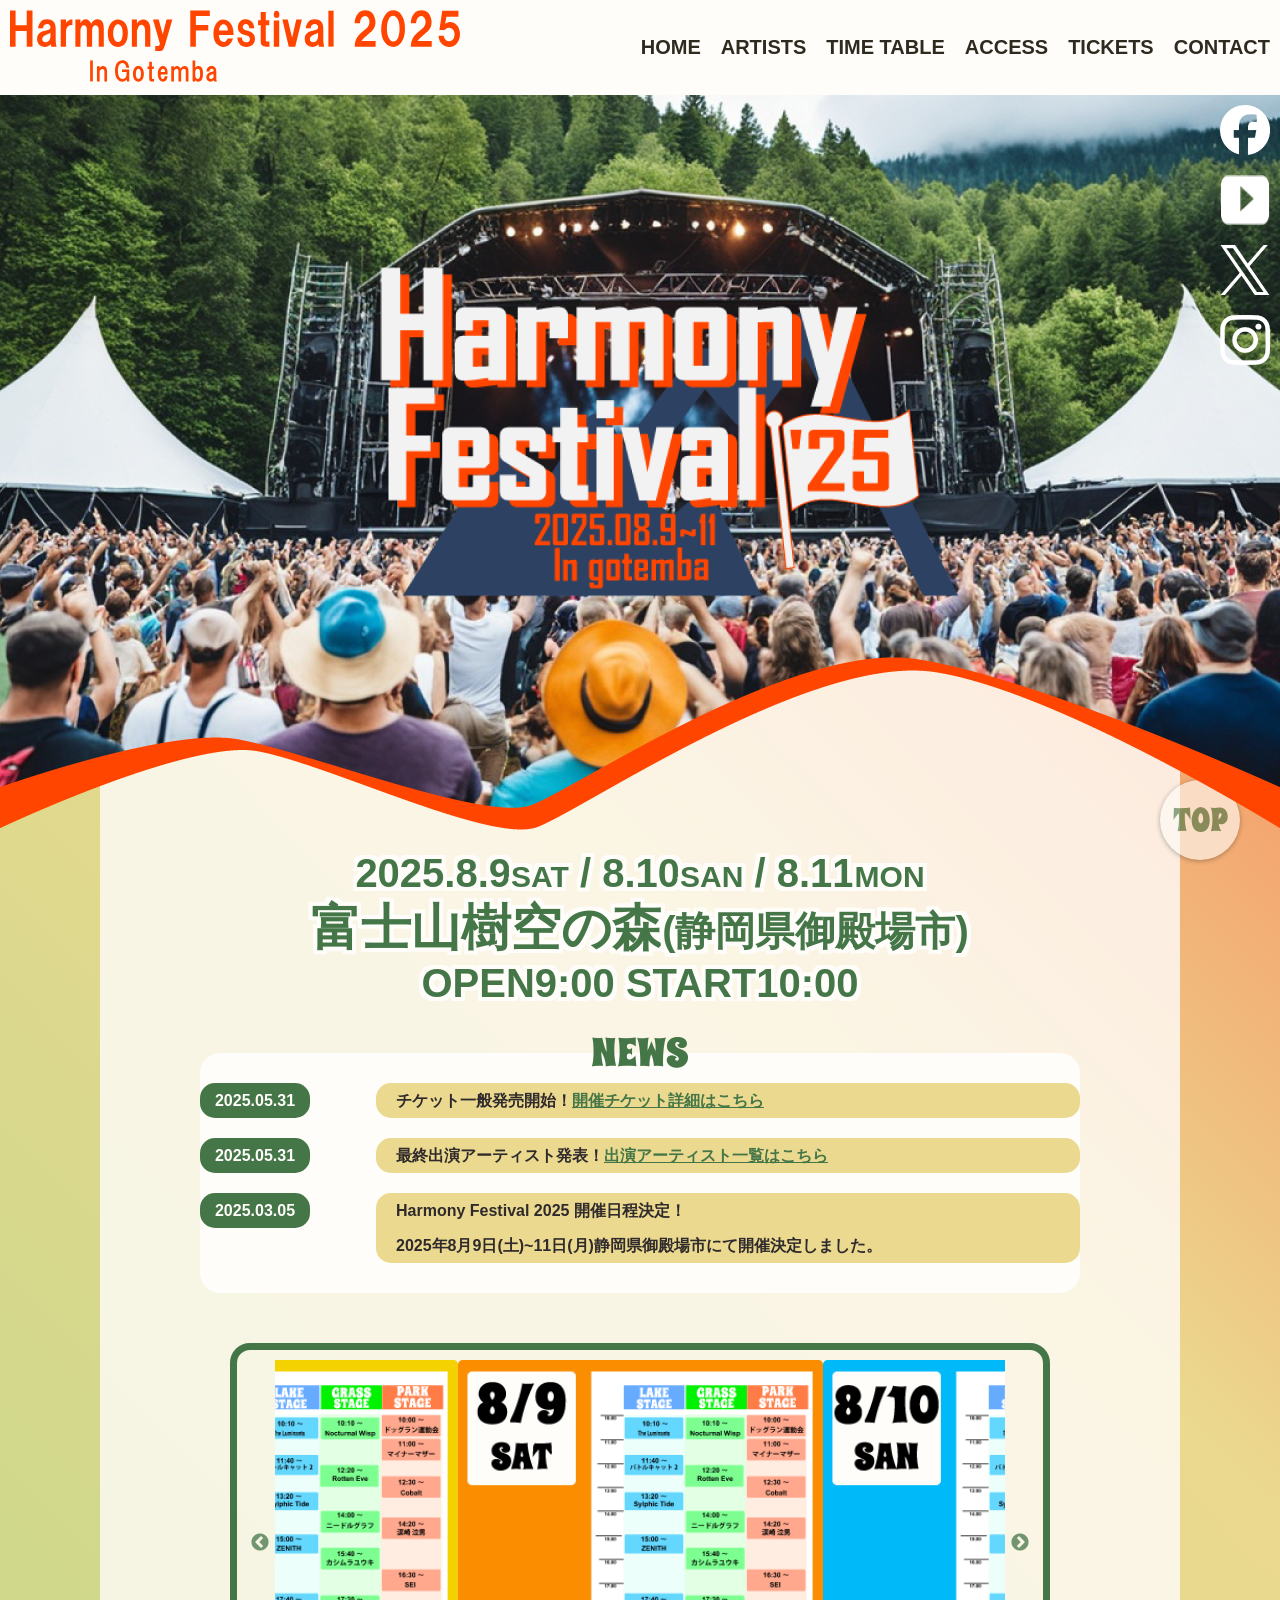
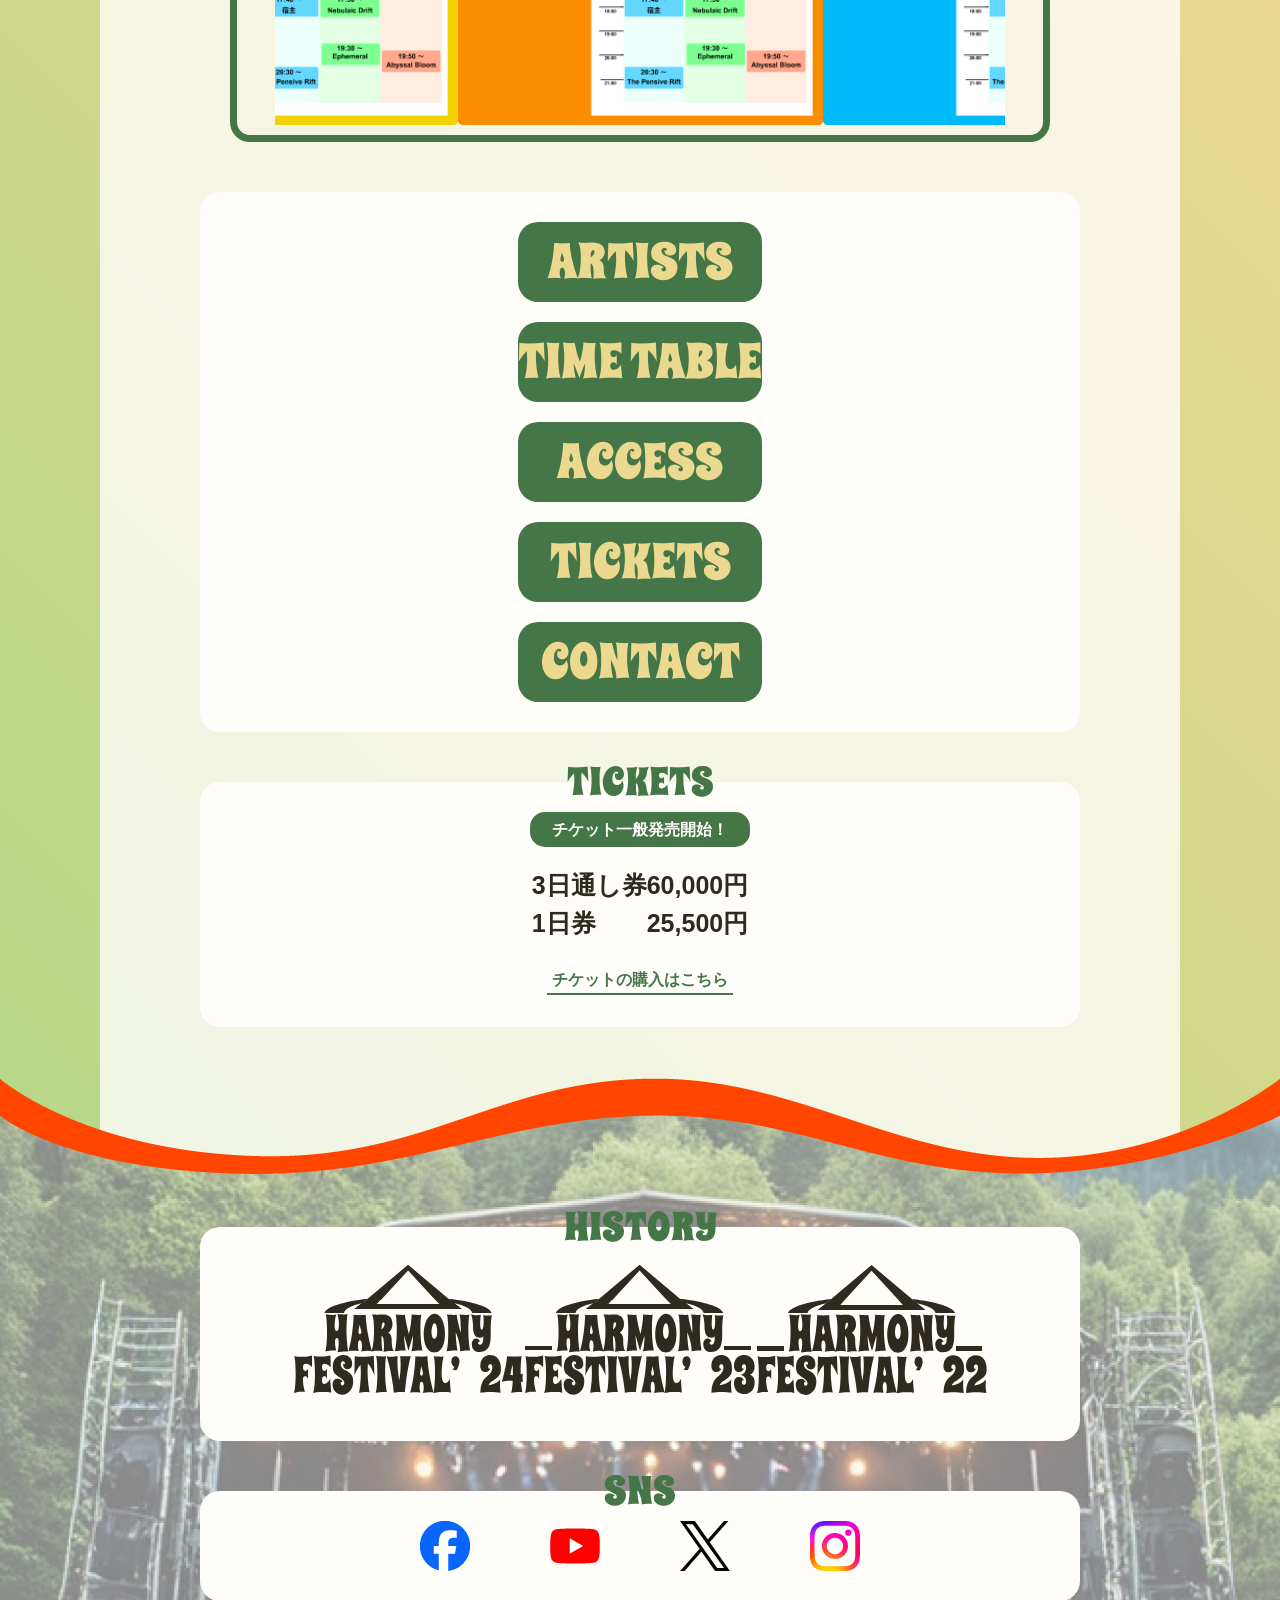
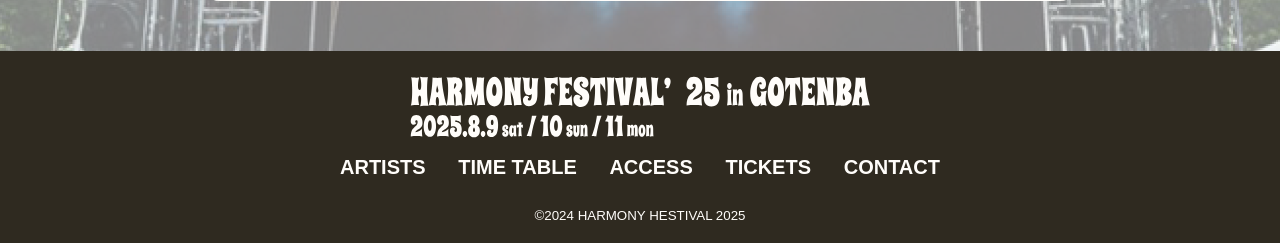
<file: index.html>
<!DOCTYPE html>
<html lang="en">

<head>
    <meta charset="UTF-8">
    <meta name="viewport" content="width=device-width, initial-scale=1.0">
    <title>Harmony Festival 2025</title>
    <meta name="description" content="description">
    <meta name="keywords" content="a,b,c">
    <!-- ↓ faviconの読み込み -->
  

    <link rel="icon" href="favicon.ico">
    <link rel="apple-touch-icon" href="apple-touch-icon-180x180.png">

    <!-- ↓ Google Fonts用の読み込み -->
    <link rel="preconnect" href="https://fonts.googleapis.com">
    <link rel="preconnect" href="https://fonts.gstatic.com" crossorigin>
    <link href="https://fonts.googleapis.com/css2?family=Spicy+Rice&display=swap" rel="stylesheet">

    <!-- reset css -->
    <link rel="stylesheet" href="css/reset.css">

    <!-- common css -->
    <link rel="stylesheet" href="css/common.css">



    <!-- slick用のcss -->
    <linK rel="stylesheet" href="js/slick/slick.css">
    <linK rel="stylesheet" href="js/slick/slick-theme.css">

    <!-- home css -->
    <link rel="stylesheet" href="css/home.css">

    <!-- ↓ ここにjQuery本体ファイルの読み込み -->
    <script src="js/jquery-3.7.1.min.js"></script>

    <!-- ↓ ここにslick用のjQueryファイルの読み込み -->
    <script src="js/slick/slick.min.js"></script>

    <!-- ↓ ここに自作jsファイルの読み込み -->
    <script src="js/home.js"></script>


    <!-- ファビコン -->
    <link rel="icon" href="favicon.ico">
    <link rel="apple-touch-icon" href="apple-touch-icon-180x180.png">
  

</head>

<body>
    <div class="mv">
        <header class="bg-1 flex">
            <h1><a href="#"><img src="images/logo1_450x75.svg" alt="Harmony Festival 2025 in Gotemba" width="450"
                        height="75"></a></h1>

            <!-- ↓　ここにハンバーガーボタンのコードを設置　↓ -->
            <input type="checkbox" id="navSet" class="nav-switch">
            <label for="navSet" class="nav-burger"></label>

            <nav class="navi">
                <ul class="flex">
                    <li><a href="#">HOME</a></li>
                    <li><a href="subPage1/index.html">ARTISTS</a></li>
                    <li><a href="subPage2/index.html">TIME TABLE</a></li>
                    <li><a href="subPage3/index.html">ACCESS</a></li>
                    <li><a href="subPage4/index.html">TICKETS</a></li>
                    <li><a href="subPage5/index.html">CONTACT</a></li>
                </ul>
            </nav>
        </header>
        <div class="sns-icon">
            <ul>
                <li><a href="#"><img src="images/icon_fb_50x50.png" alt="facebook" width="50" height="50"></a>
                </li>
                <li><a href="#"><img src="images/icon_yt_50x50.png" alt="YouTube" width="50" height="50"></a>
                </li>
                <li><a href="#"><img src="images/icon_x_50x50.png" alt="X" width="50" height="50"></a></li>
                <li><a href="#"><img src="images/icon_ig_50x50.png" alt="Instagram" width="50" height="50"></a>
                </li>
            </ul>
        </div>
        <main>
            <div class="inner-1">
                <div class="top-text outline">
                    <p class="date">
                        2025.8.9<span>SAT</span>&nbsp;/&nbsp;8.10<span>SAN</span>&nbsp;/&nbsp;8.11<span>MON</span></p>
                    <P class="place">富士山樹空の森<span>(静岡県御殿場市)</span></P>
                    <div class="time">
                        <P>OPEN9:00&nbsp;START10:00</P>
                    </div>
                </div>
                <section class="news-section">
                    <h3 class="spicy-rice-regular">NEWS</h3>
                    <dl class="news">
                        <div class="news-1 flex">
                            <dt>2025.05.31</dt>
                            <dd>チケット一般発売開始！<a class="news-link" href="subPage4/index.html">開催チケット詳細はこちら</a></dd>
                        </div>
                        <div class="news-2 flex">
                            <dt>2025.05.31</dt>
                            <dd>最終出演アーティスト発表！<a class="news-link" href="subPage1/index.html">出演アーティスト一覧はこちら</a></dd>
                        </div>
                        <div class="news-3 flex">
                            <dt class="a">2025.03.05</dt>
                            <dd>Harmony Festival 2025 開催日程決定！<br>
                                2025年8月9日(土)~11日(月)静岡県御殿場市にて開催決定しました。</dd>
                        </div>
                    </dl>
                </section>
                <div class="slick">
                    <div class="inner-3">
                        <div class="slick01">
                            <div><img src="images/top_tt1_350x350.png" alt="8.9タイムテーブル" width="350" height="350">
                            </div>
                            <div><img src="images/top_tt2_350x350.png" alt="8.10タイムテーブル" width="350"
                                    height="350"></div>
                            <div><img src="images/top_tt3_350x350.png" alt="8.11タイムテーブル" width="350"
                                    height="350"></div>
                        </div>
                    </div>
                </div>
                <div class="link">
                    <ul class="spicy-rice-regular menu">
                        <li><a class="link-hover" href="subPage1/index.html">ARTISTS</a></li>
                        <li><a class="link-hover" href="subPage2/index.html">TIME TABLE</a></li>
                        <li><a class="link-hover" href="subPage3/index.html">ACCESS</a></li>
                        <li><a class="link-hover" href="subPage4/index.html">TICKETS</a></li>
                        <li><a class="link-hover" href="subPage5/index.html">CONTACT</a></li>
                    </ul>
                </div>
                <section class="tickets">
                    <h3 class="spicy-rice-regular">TICKETS</h3>
                    <p class="title">チケット一般発売開始！</p>
                    <dl>
                        <div class="flex">
                            <dt>3日通し券</dt>
                            <dd>60,000円</dd>
                        </div>
                        <div class="flex">
                            <dt>1日券</dt>
                            <dd>25,500円</dd>
                        </div>
                    </dl>
                    <p><a class="tickets-link" href="subPage4/index.html">チケットの購入はこちら</a></p>
                </section>
                <section class="history">
                    <h3 class="spicy-rice-regular">HISTORY</h3>
                    <div class="flex">
                        <p><a class="hover" href="#"><img src="images/logo_24_231x154.svg"
                                    alt="Harmony Festival'24" width="231" height="154"></a></p>
                        <p><a class="hover" href="#"><img src="images/logo_23_232x154.svg"
                                    alt="Harmony Festival'23" width="232" height="154"></a></p>
                        <p><a class="hover" href="#"><img src="images/logo_22_232x154.svg"
                                    alt="Harmony Festival'22" width="232" height="154"></a></p>
                    </div>
                </section>
                <section class="sns">
                    <h3 class="spicy-rice-regular">SNS</h3>
                    <div class="flex">
                        <p><a class="hover" href="#"><img src="images/top_icon_fb_50x50.png" alt="facebook"
                                    width="50" height="50"></a></p>
                        <p><a class="hover" href="#"><img src="images/top_icon_yt_50x50.png" alt="YouTube"
                                    width="50" height="50"></a></p>
                        <p><a class="hover" href="#"><img src="images/top_icon_x_50x50.png" alt="X" width="50"
                                    height="50"></a></p>
                        <p><a class="hover" href="#"><img src="images/top_icon_ig_50x50.png" alt="Instagram"
                                    width="50" height="50"></a></p>
                    </div>
                </section>
            </div>
        </main>
        <footer class="bg-2">
            <div class="logo">
                <img src="images/logo2_460x76.svg" alt="Harmony Festival 2025 in Gotemba" width="460"
                    height="76">
            </div>
            <nav>
                <ul class="flex">
                    <li><a href="subPage1/index.html">ARTISTS</a></li>
                    <li><a href="subPage2/index.html">TIME TABLE</a></li>
                    <li><a href="subPage3/index.html">ACCESS</a></li>
                    <li><a href="subPage4/index.html">TICKETS</a></li>
                    <li><a href="subPage5/index.html">CONTACT</a></li>
                </ul>
            </nav>
            <p><small>&copy;2024 HARMONY HESTIVAL 2025</small></p>
        </footer>
        <div class="top-btn spicy-rice-regular">
            <p><a href="#">TOP</a></p>
        </div>
    </div>
</body>

</html>
</file>
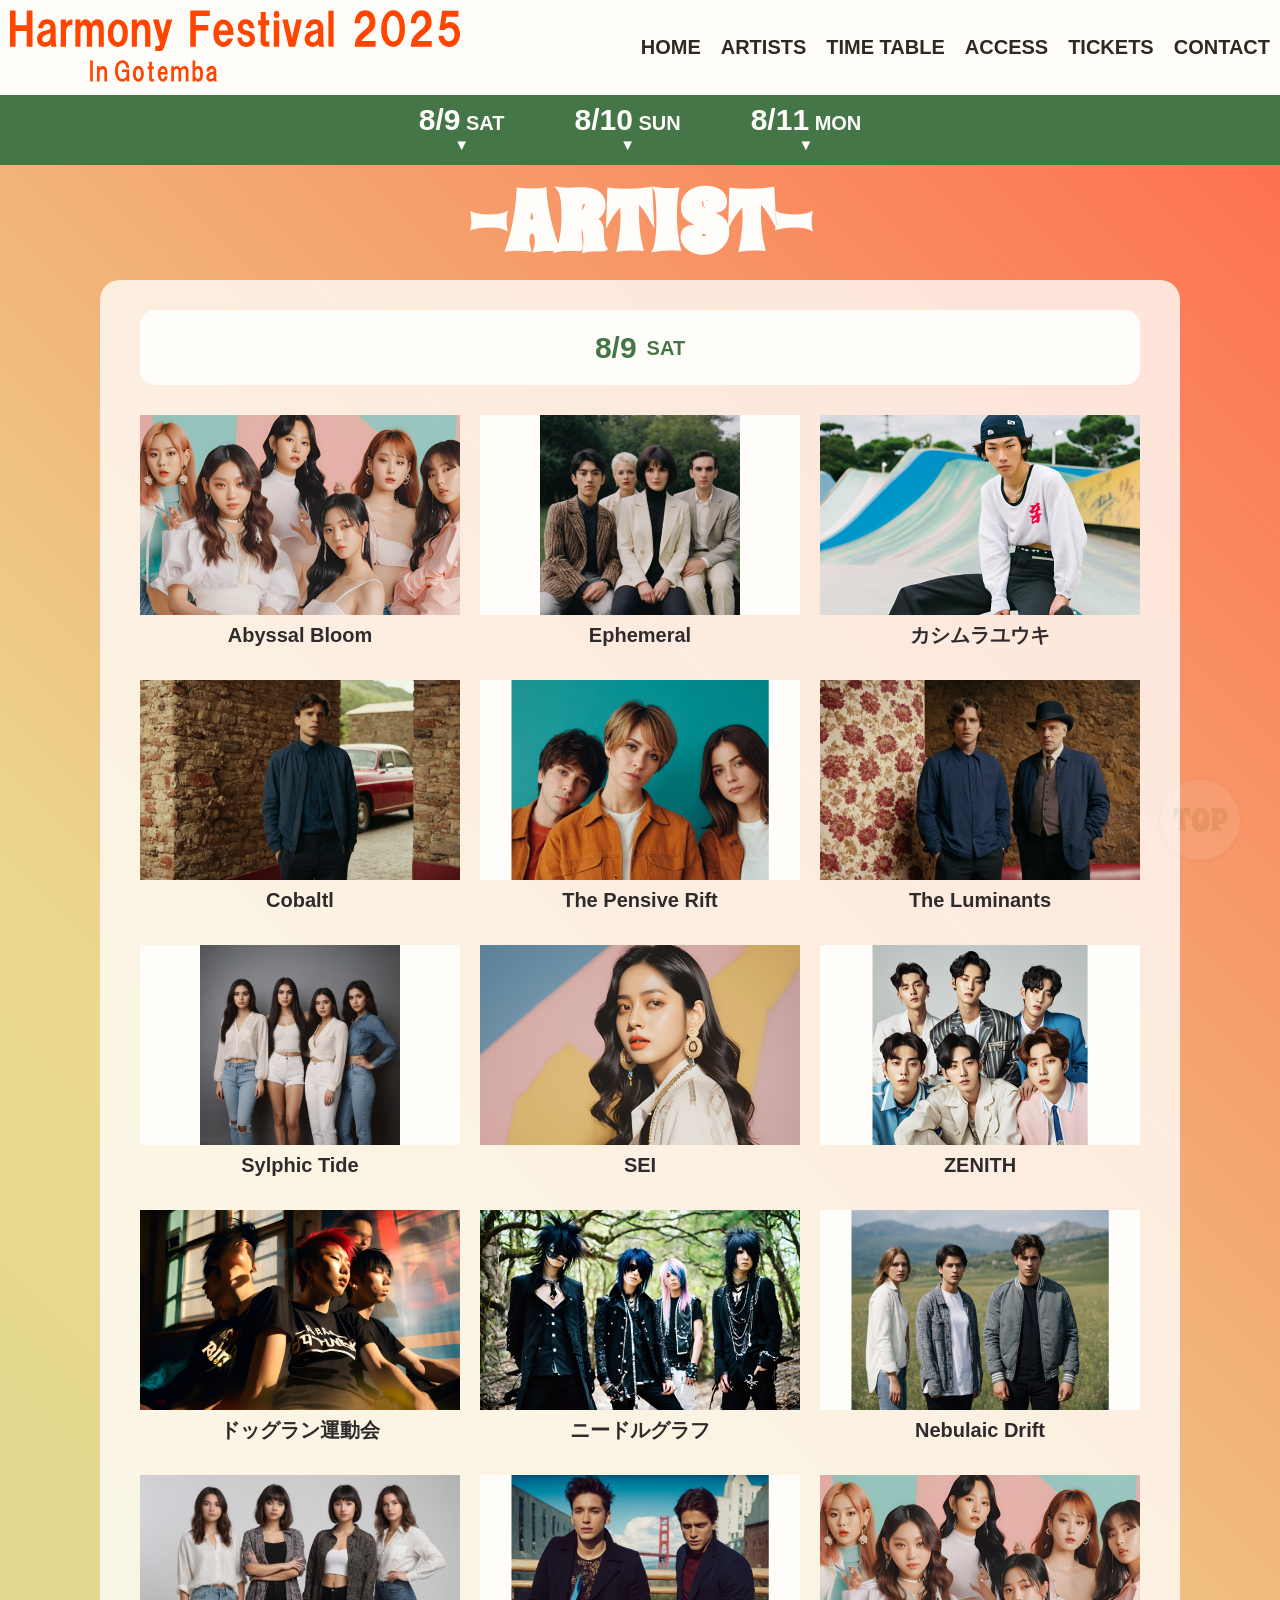
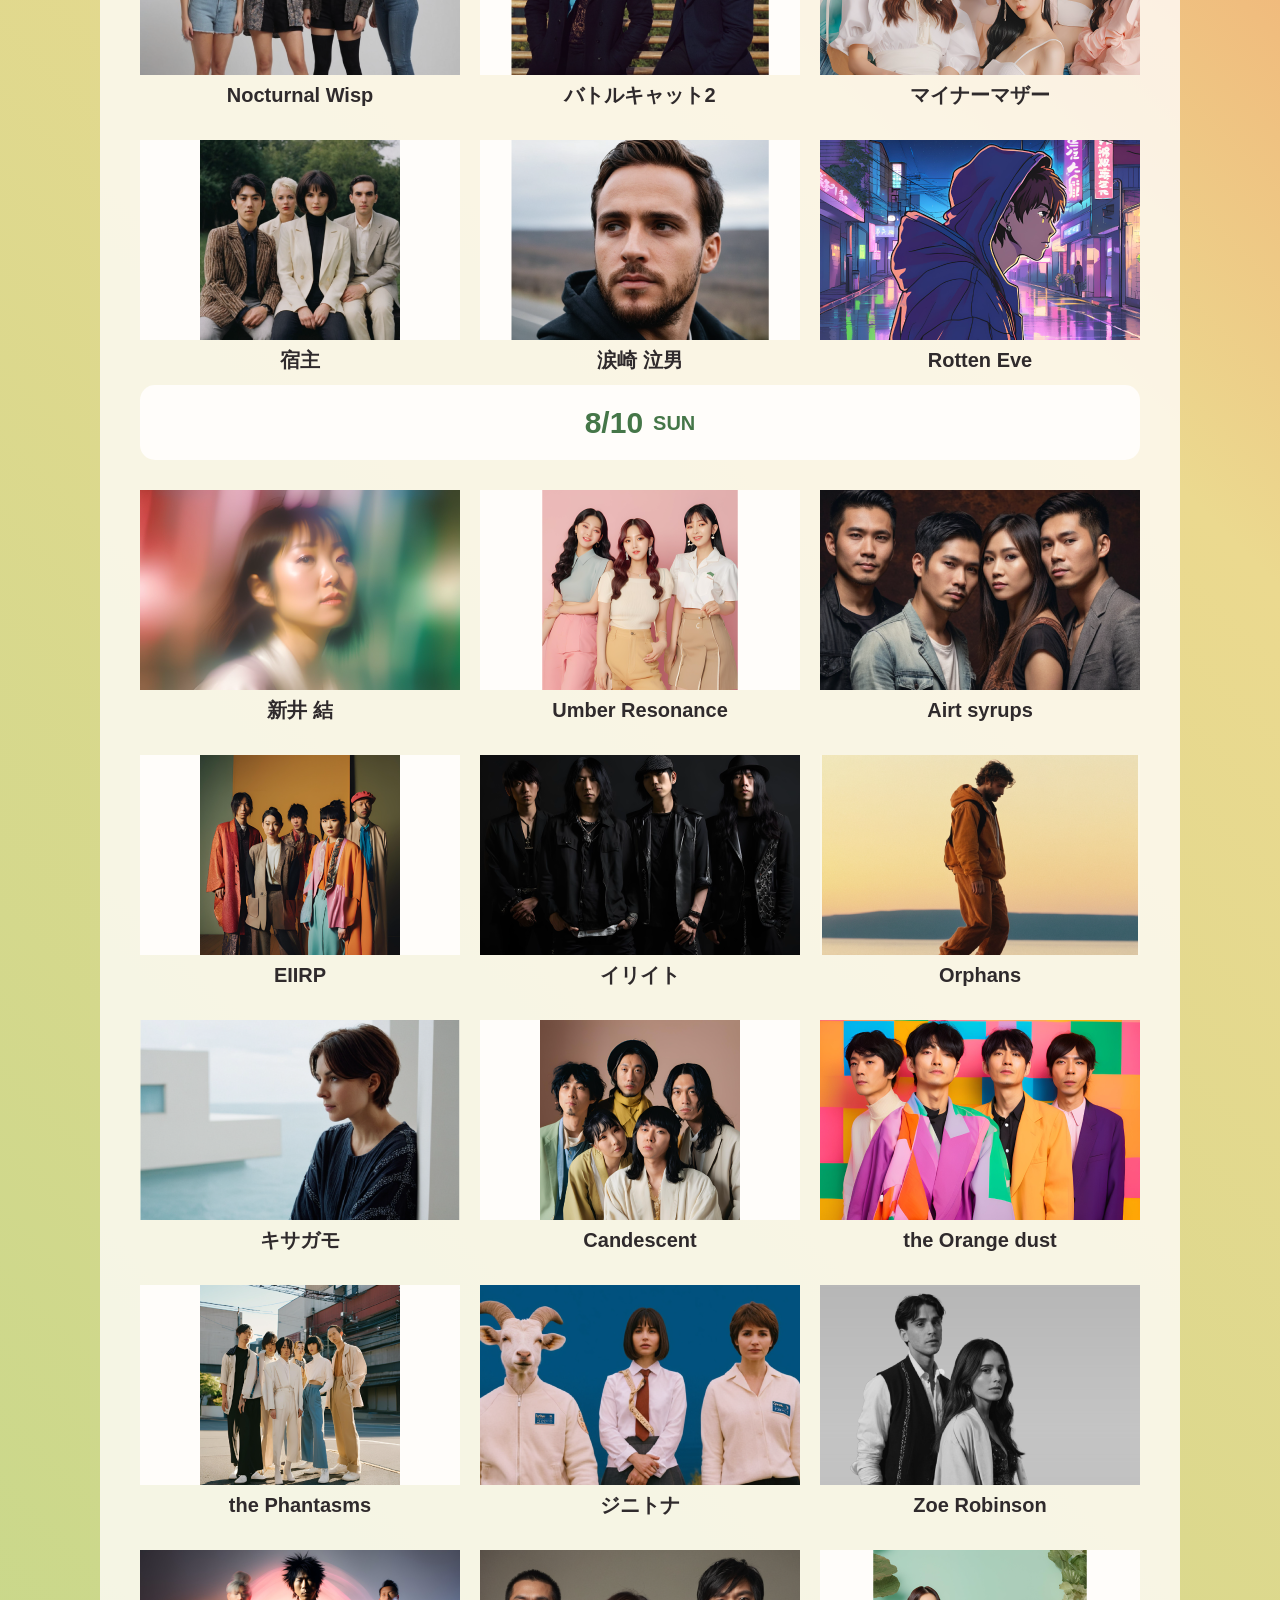
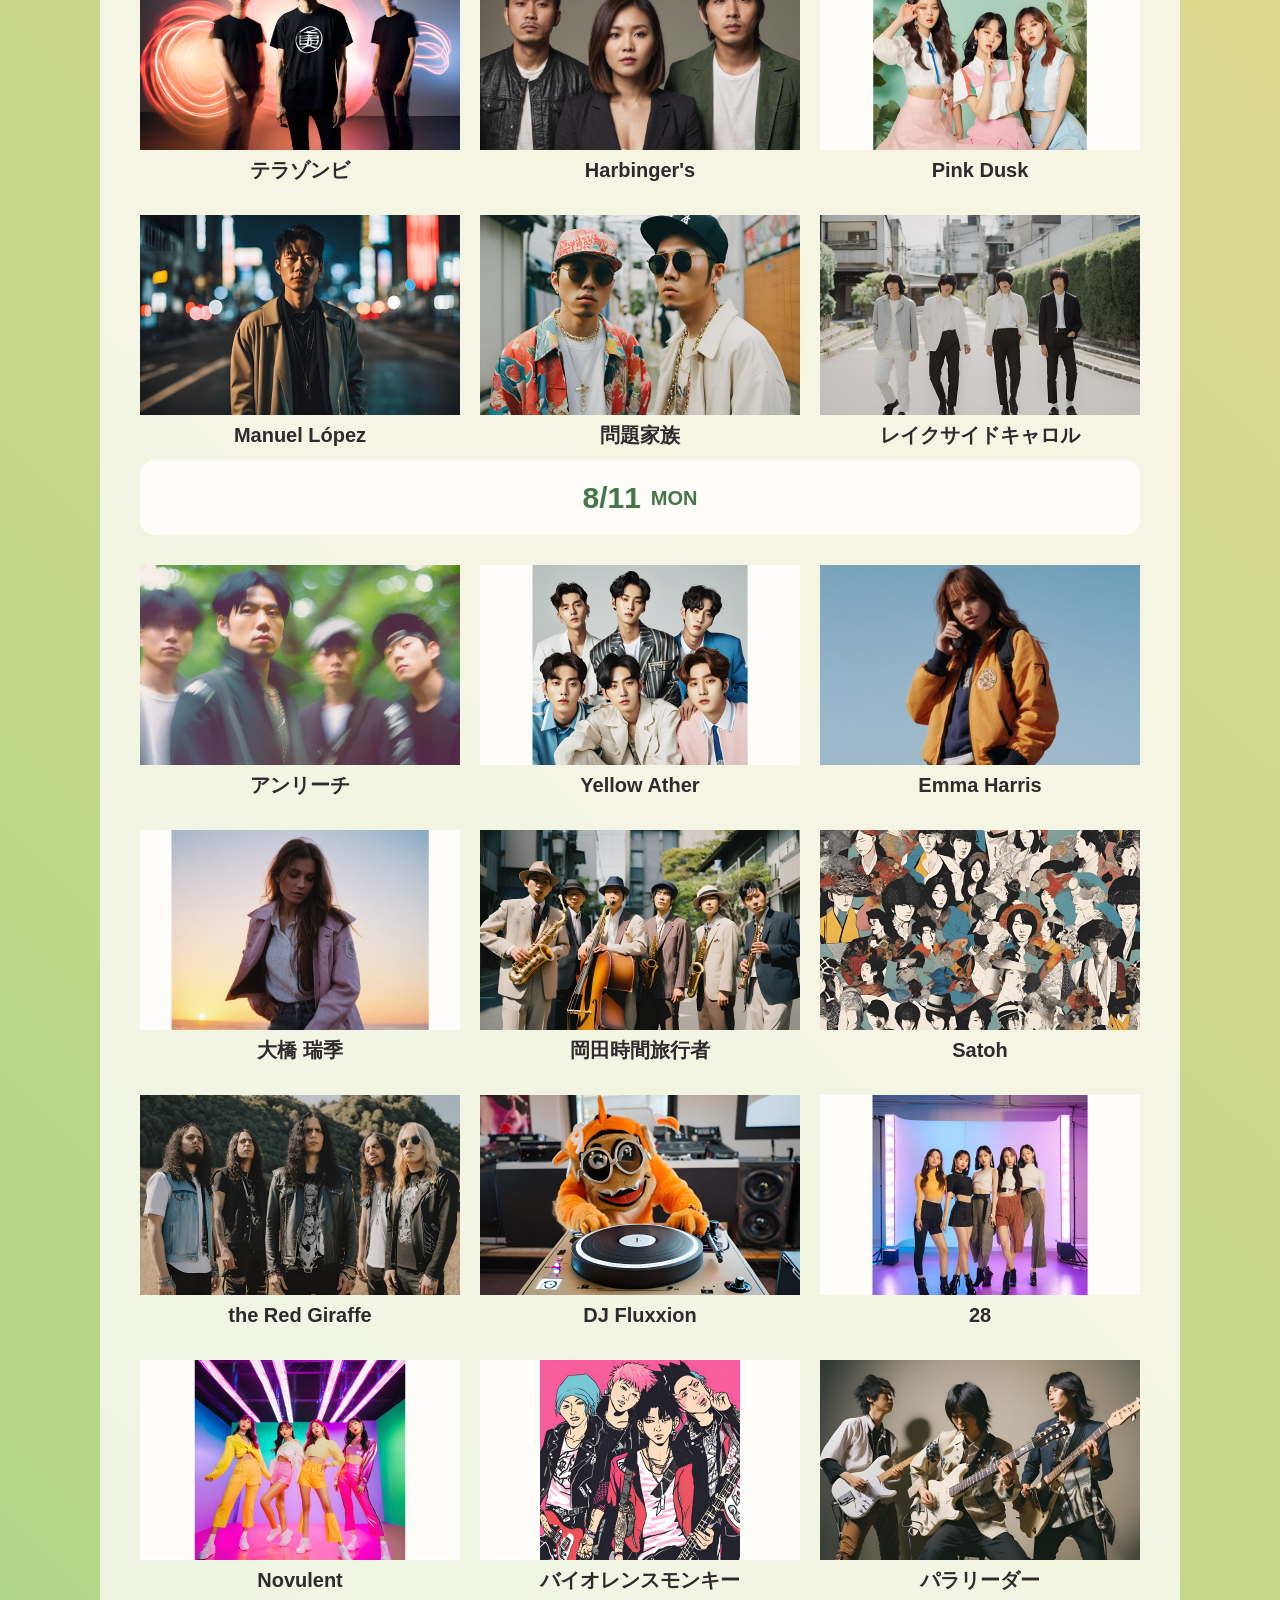
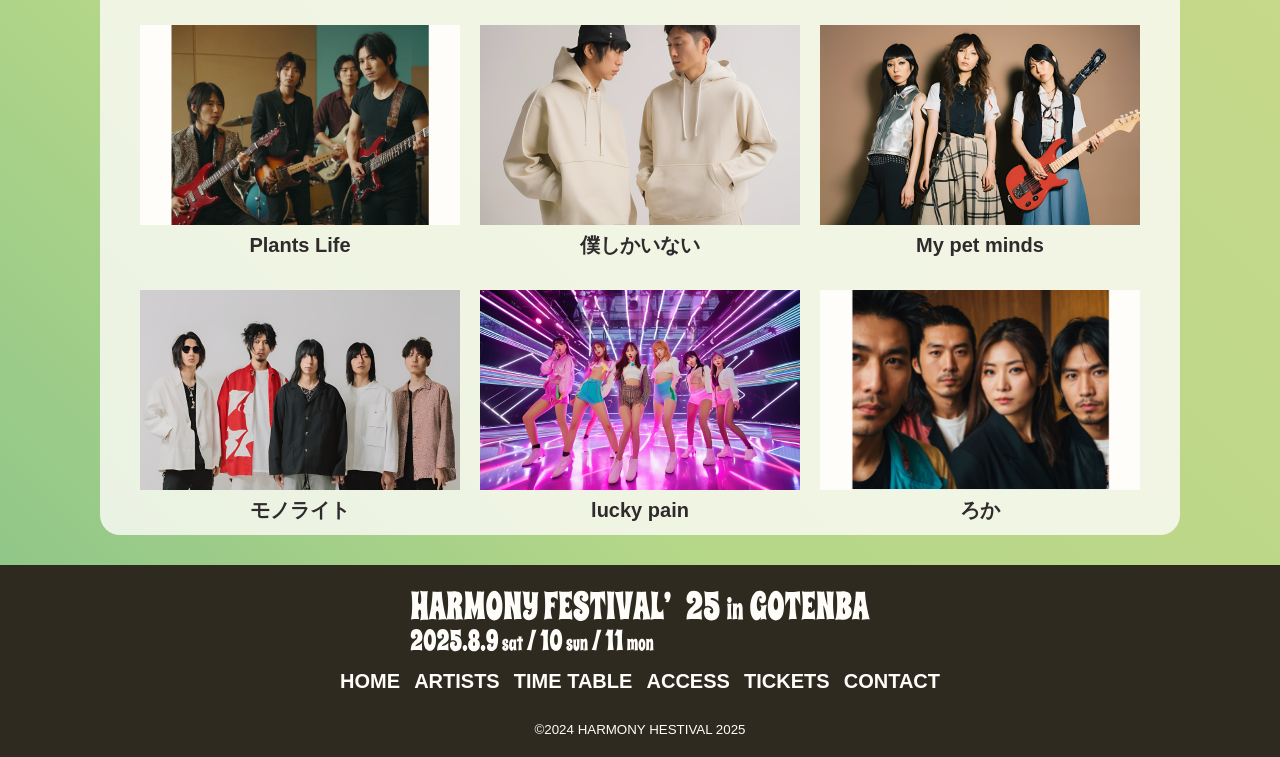
<file: subPage1/index.html>
<!DOCTYPE html>
<html lang="ja">

<head>
    <meta charset="UTF-8">

    <meta name="viewport" content="width=device-width, initial-scale=1.0">
    <title>ARTISTS | Hamoney Festival 2025</title>

    <!-- リセット -->
    <link rel="stylesheet" href="../css/reset.css">
    <!-- コモン -->
    <link rel="stylesheet" href="../css/common.css">
    <!-- アーティストのｃｓｓ -->
    <link rel="stylesheet" href="../css/artists.css">

    <!-- ↓ ここにjQuery本体ファイルの読み込み -->
    <script src="../js/jquery-3.7.1.min.js"></script>
 
    <!-- ↓ ここに自作jsファイルの読み込み -->
    <script src="../js/artist.js"></script>

    <!-- グーグルフォント -->
    <link rel="preconnect" href="https://fonts.googleapis.com">
    <link rel="preconnect" href="https://fonts.gstatic.com" crossorigin>
    <link href="https://fonts.googleapis.com/css2?family=Spicy+Rice&display=swap" rel="stylesheet">

    <!-- ファビコン -->
    <link rel="icon" href="../favicon.ico">
    <link rel="apple-touch-icon" href="../apple-touch-icon-180x180.png">




</head>

<body>
    <div class="fixed">
        <header class="bg-1 flex">
            <a href="#">
                <h1><img src="../images/logo1_450x75.svg" alt="Harmony Festival 2025 in Gotemba" width="450"
                        height="75"></h1>
            </a>
           
             <!-- ↓　ここにハンバーガーボタンのコードを設置　↓ -->
             <input type="checkbox" id="navSet" class="nav-switch">
             <label for="navSet" class="nav-burger"></label>
 
            <nav class="navi">
                <ul class="flex">
                    <li><a href="../index.html">HOME</a></li>
                    <li><a href="#">ARTISTS</a></li>
                    <li><a href="../subPage2/index.html">TIME TABLE</a></li>
                    <li><a href="../subPage3/index.html">ACCESS</a></li>
                    <li><a href="../subPage4/index.html">TICKETS</a></li>
                    <li><a href="../subPage5/index.html">CONTACT</a></li>
                </ul>
            </nav>
        </header>


        <div class="date">
            <ul class="flex">
                <li><a href="#sec1">8/9<span class="weekday"> SAT</span></a></li>
                <li><a href="#sec2">8/10<span class="weekday"> SUN</span></a></li>
                <li><a href="#sec3">8/11<span class="weekday"> MON</span></a></li>
            </ul>
        </div>
    </div>
    <h2>-ARTIST-</h2>


    <div class="inner-1">

        <main>
            <h4 class="box">8/9<span class="day"> SAT</span></h4>

            <ul id="sec1" class="flex artist">

                <li>
                    <p><img src="../images/artists_01_01_320x200.png" alt="Abyssal Bloom" width="320"
                            height="200">
                    </p>
                    <p class="name">Abyssal Bloom</p>
                </li>

                <li>
                    <p><img src="../images/artists_01_02_320x200.png" alt="Ephemeral" width="320" height="200">
                    </p>
                    <P class="name">Ephemeral</P>
                </li>

                <li>
                    <p><img src="../images/artists_01_03_320x200.png" alt="カシムラユウキ" width="320" height="200"></p>
                    <P class="name">カシムラユウキ</P>
                </li>

                <li>
                    <p><img src="../images/artists_01_04_320x200.png" alt="Cobalt" width="320" height="200"></p>
                    <P class="name">Cobaltl</P>
                </li>

                <li>
                    <p><img src="../images/artists_01_05_320x200.png" alt="The Pensive Rift" width="320"
                            height="200"></p>
                    <P class="name">The Pensive Rift</P>
                </li>

                <li>
                    <p><img src="../images/artists_01_06_320x200.png" alt="The Luminants" width="320"
                            height="200">
                    </p>
                    <P class="name">The Luminants</P>
                </li>

                <li>
                    <p><img src="../images/artists_01_07_320x200.png" alt="Sylphic Tide" width="320"
                            height="200">
                    </p>
                    <P class="name">Sylphic Tide</P>
                </li>

                <li>
                    <p><img src="../images/artists_01_08_320x200.png" alt="SEI" width="320" height="200"></p>
                    <P class="name">SEI</P>
                </li>

                <li>
                    <p><img src="../images/artists_01_09_320x200.png" alt="ZENITH" width="320" height="200"></p>
                    <P class="name">ZENITH</P>
                </li>

                <li>
                    <p><img src="../images/artists_01_10_320x200.png" alt="ドッグラン運動会" width="320" height="200">
                    </p>
                    <P class="name">ドッグラン運動会</P>
                </li>

                <li>
                    <p><img src="../images/artists_01_11_320x200.png" alt="ニードルグラフ" width="320" height="200"></p>
                    <P class="name">ニードルグラフ</P>
                </li>

                <li>
                    <p><img src="../images/artists_01_12_320x200.png" alt="Nebulaic Drift" width="320"
                            height="200">
                    </p>
                    <P class="name">Nebulaic Drift</P>
                </li>

                <li>
                    <p><img src="../images/artists_01_13_320x200.png" alt="Nocturnal Wisp" width="320"
                            height="200">
                    </p>
                    <P class="name">Nocturnal Wisp</P>
                </li>

                <li>
                    <p><img src="../images/artists_01_14_320x200.png" alt="バトルキャット2" width="320" height="200">
                    </p>
                    <P class="name">バトルキャット2</P>
                </li>

                <li>
                    <p><img src="../images/artists_01_01_320x200.png" alt="マイナーマザー" width="320" height="200"></p>
                    <P class="name">マイナーマザー</P>
                </li>

                <li>
                    <p><img src="../images/artists_01_02_320x200.png" alt="宿主" width="320" height="200"></p>
                    <P class="name">宿主</P>
                </li>

                <li>
                    <p><img src="../images/artists_01_17_320x200.png" alt="涙崎 泣男" width="320" height="200"></p>
                    <P class="name">涙崎 泣男</P>
                </li>

                <li>
                    <p><img src="../images/artists_01_18_320x200.png" alt="Rotten Eve" width="320" height="200">
                    </p>
                    <P class="name">Rotten Eve</P>
                </li>

            </ul>

            <h4 class="box">8/10<span class="day"> SUN</span></h4>
            <ul id="sec2" class="flex artist">
                <li>
                    <p><img src="../images/artists_02_01_320x200.png" alt="新井 結" width="320" height="200"></p>
                    <p class="name">新井 結</p>
                </li>

                <li>
                    <p><img src="../images/artists_02_02_320x200.png" alt="Umber Resonance" width="320"
                            height="200">
                    </p>
                    <p class="name">Umber Resonance </p>
                </li>

                <li>
                    <p><img src="../images/artists_02_03_320x200.png" alt="Airt syrups" width="320" height="200">
                    </p>
                    <p class="name">Airt syrups</p>
                </li>

                <li>
                    <p><img src="../images/artists_02_04_320x200.png" alt="EIIRP" width="320" height="200"></p>
                    <p class="name">EIIRP</p>
                </li>

                <li>
                    <p><img src="../images/artists_02_05_320x200.png" alt="イリイト" width="320" height="200"></p>
                    <p class="name">イリイト</p>
                </li>

                <li>
                    <p><img src="../images/artists_02_06_320x200.png" alt="Orphans" width="320" height="200"></p>
                    <p class="name">Orphans</p>
                </li>

                <li>
                    <p><img src="../images/artists_02_07_320x200.png" alt="キサガモ" width="320" height="200"></p>
                    <p class="name">キサガモ</p>
                </li>

                <li>
                    <p><img src="../images/artists_02_08_320x200.png" alt="Candescent" width="320" height="200">
                    </p>
                    <p class="name">Candescent</p>
                </li>

                <li>
                    <p><img src="../images/artists_02_09_320x200.png" alt="the Orange dust" width="320"
                            height="200">
                    </p>
                    <p class="name">the Orange dust</p>
                </li>

                <li>
                    <p><img src="../images/artists_02_10_320x200.png" alt="the Phantasms" width="320"
                            height="200">
                    </p>
                    <p class="name">the Phantasms</p>
                </li>

                <li>
                    <p><img src="../images/artists_02_11_320x200.png" alt="ジニトナ" width="320" height="200"></p>
                    <p class="name">ジニトナ</p>
                </li>

                <li>
                    <p><img src="../images/artists_02_12_320x200.png" alt="Zoe Robinson" width="320"
                            height="200">
                    </p>
                    <p class="name">Zoe Robinson</p>
                </li>

                <li>
                    <p><img src="../images/artists_02_13_320x200.png" alt="テラゾンビ" width="320" height="200"></p>
                    <p class="name">テラゾンビ</p>
                </li>

                <li>
                    <p><img src="../images/artists_02_14_320x200.png" alt="Harbinger's" width="320" height="200">
                    </p>
                    <p class="name">Harbinger's</p>
                </li>
                <li>
                    <p><img src="../images/artists_02_15_320x200.png" alt="Pink Dusk" width="320" height="200">
                    </p>
                    <p class="name">Pink Dusk</p>
                </li>

                <li>
                    <p><img src="../images/artists_02_16_320x200.png" alt="Manuel López" width="320"
                            height="200">
                    </p>
                    <p class="name">Manuel López</p>
                </li>

                <li>
                    <p><img src="../images/artists_02_17_320x200.png" alt="問題家族" width="320" height="200"></p>
                    <p class="name">問題家族</p>
                </li>

                <li>
                    <p><img src="../images/artists_02_18_320x200.png" alt="レイクサイドキャロル" width="320" height="200">
                    </p>
                    <p class="name">レイクサイドキャロル</p>
                </li>

            </ul>

            <h4 class="box">8/11<span class="day"> MON</span></h4>
            <ul id="sec3" class="flex artist">
                <li>
                    <p><img src="../images/artists_03_01_320x200.png" alt="アンリーチ" width="320" height="200"></p>
                    <p class="name">アンリーチ</p>
                </li>

                <li>
                    <p><img src="../images/artists_03_02_320x200.png" alt="Yellow Ather" width="320"
                            height="200">
                    </p>
                    <p class="name">Yellow Ather</p>
                </li>

                <li>
                    <p><img src="../images/artists_03_03_320x200.png" alt="Emma Harris" width="320" height="200">
                    </p>
                    <p class="name">Emma Harris</p>
                </li>

                <li>
                    <p><img src="../images/artists_03_04_320x200.png" alt="大橋 瑞季" width="320" height="200"></p>
                    <p class="name">大橋 瑞季</p>
                </li>

                <li>
                    <p><img src="../images/artists_03_05_320x200.png" alt="岡田時間旅行者" width="320" height="200"></p>
                    <p class="name">岡田時間旅行者</p>
                </li>

                <li>
                    <p><img src="../images/artists_03_06_320x200.png" alt="Satoh" width="320" height="200"></p>
                    <p class="name">Satoh</p>
                </li>

                <li>
                    <p><img src="../images/artists_03_07_320x200.png" alt="the Red Giraffe" width="320"
                            height="200">
                    </p>
                    <p class="name">the Red Giraffe</p>
                </li>

                <li>
                    <p><img src="../images/artists_03_08_320x200.png" alt="DJ Fluxxion" width="320" height="200">
                    </p>
                    <p class="name">DJ Fluxxion</p>
                </li>

                <li>
                    <p><img src="../images/artists_03_09_320x200.png" alt="28" width="320" height="200"></p>
                    <p class="name">28</p>
                </li>

                <li>
                    <p><img src="../images/artists_03_10_320x200.png" alt="Novulent" width="320" height="200">
                    </p>
                    <p class="name">Novulent</p>
                </li>

                <li>
                    <p><img src="../images/artists_03_11_320x200.png" alt="バイオレンスモンキー" width="320" height="200">
                    </p>
                    <p class="name">バイオレンスモンキー</p>
                </li>

                <li>
                    <p><img src="../images/artists_03_12_320x200.png" alt="パラリーダー" width="320" height="200"></p>
                    <p class="name">パラリーダー</p>
                </li>

                <li>
                    <p><img src="../images/artists_03_13_320x200.png" alt="Plants Life" width="320" height="200">
                    </p>
                    <p class="name">Plants Life</p>
                </li>

                <li>
                    <p><img src="../images/artists_03_14_320x200.png" alt="僕しかいない" width="320" height="200"></p>
                    <p class="name">僕しかいない</p>
                </li>
                <li>
                    <p><img src="../images/artists_03_15_320x200.png" alt="My pet minds" width="320"
                            height="200">
                    </p>
                    <p class="name">My pet minds</p>
                </li>

                <li>
                    <p><img src="../images/artists_03_16_320x200.png" alt="モノライト" width="320" height="200"></p>
                    <p class="name">モノライト</p>
                </li>

                <li>
                    <p><img src="../images/artists_03_17_320x200.png" alt="lucky pain" width="320" height="200">
                    </p>
                    <p class="name">lucky pain</p>
                </li>

                <li>
                    <p><img src="../images/artists_03_18_320x200.png" alt="ろか" width="320" height="200"></p>
                    <p class="name">ろか</p>
                </li>

            </ul>
        </main>
    </div>

    <footer class="bg-2">
        <div class="logo">
            <img src="../images/logo2_460x76.svg" alt="Harmony Festival 2025 in Gotemba" width="460" height="76">
        </div>
        <nav>
            <ul class="flex">
                <li><a href="../index.html">HOME</a></li>
                <li><a href="#">ARTISTS</a></li>
                <li><a href="../subPage2/index.html">TIME TABLE</a></li>
                <li><a href="../subPage3/index.html">ACCESS</a></li>
                <li><a href="../subPage4/index.html">TICKETS</a></li>
                <li><a href="../subPage5/index.html">CONTACT</a></li>
            </ul>
        </nav>
        <p><small>&copy;2024 HARMONY HESTIVAL 2025</small></p>
    </footer>

    <div class="top-btn spicy-rice-regular">
        <p><a href="#">TOP</a></p>
    </div>






</body>

</html>
</file>
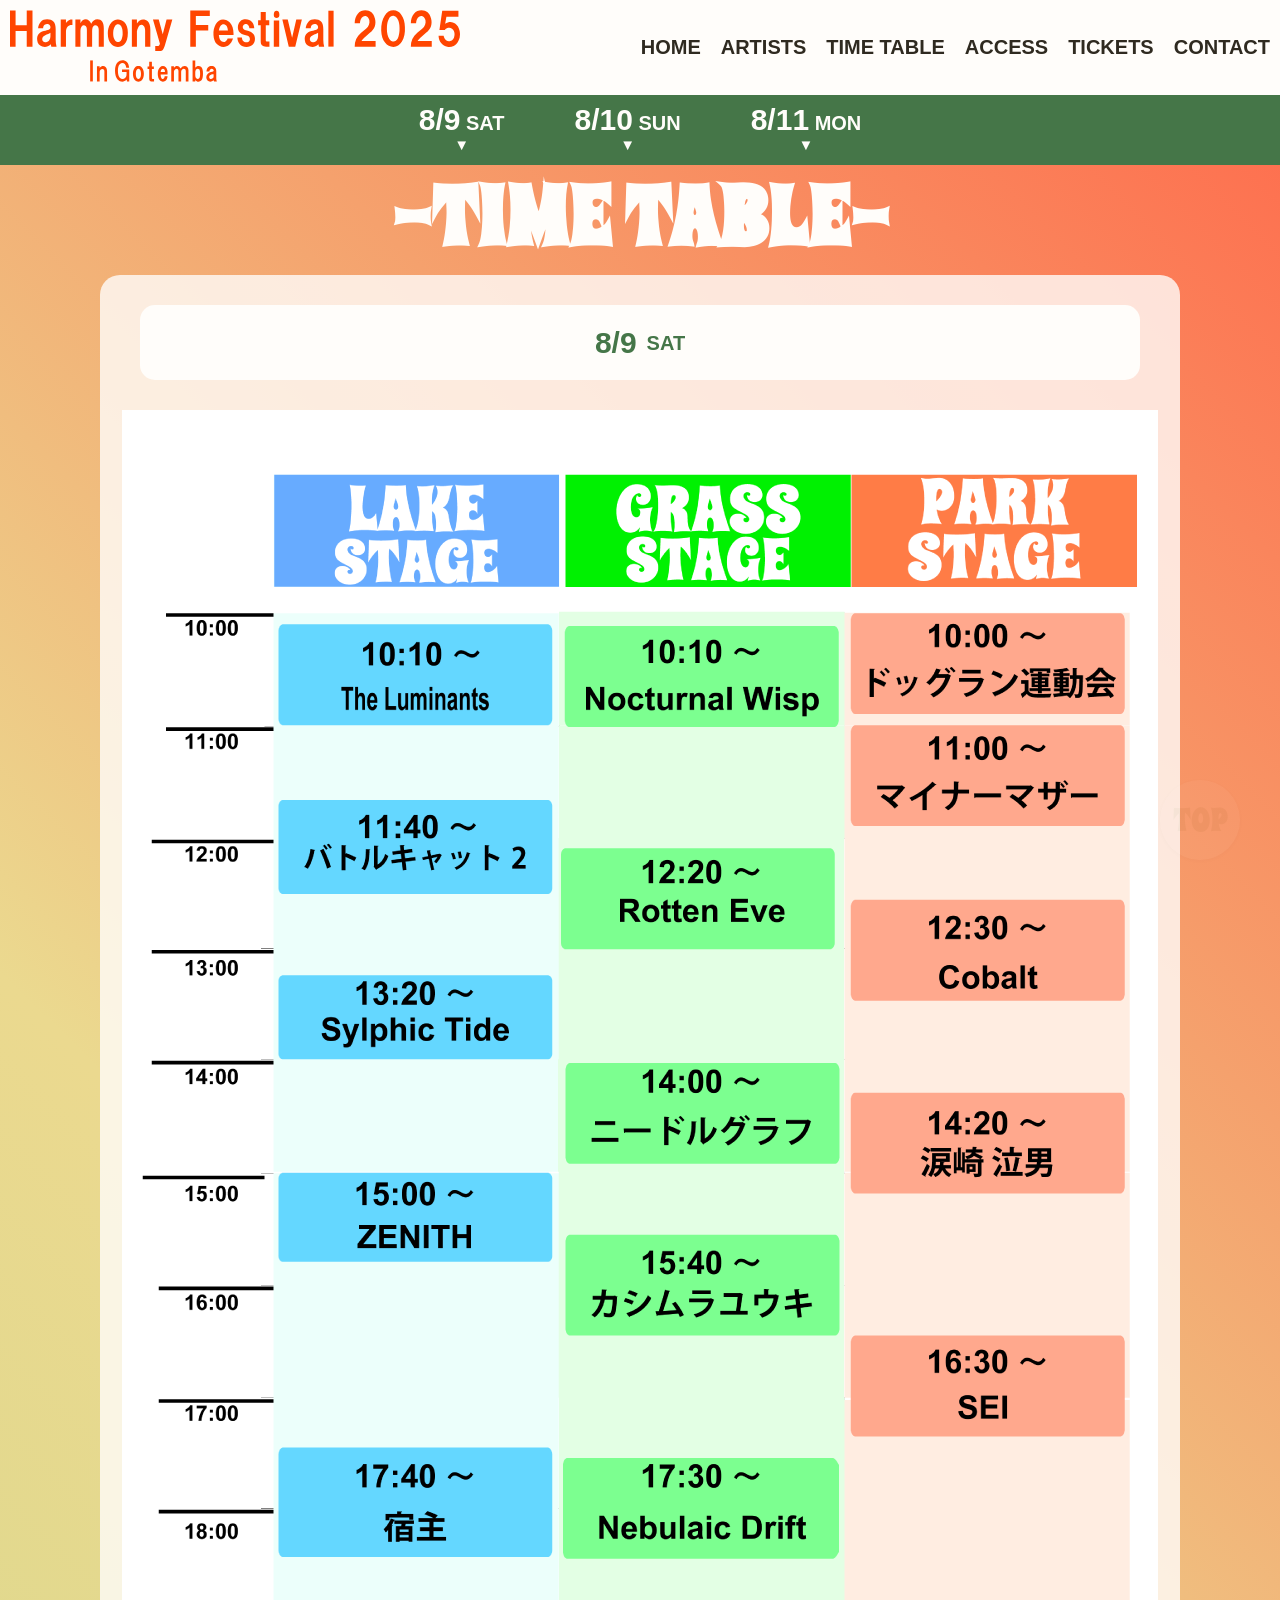
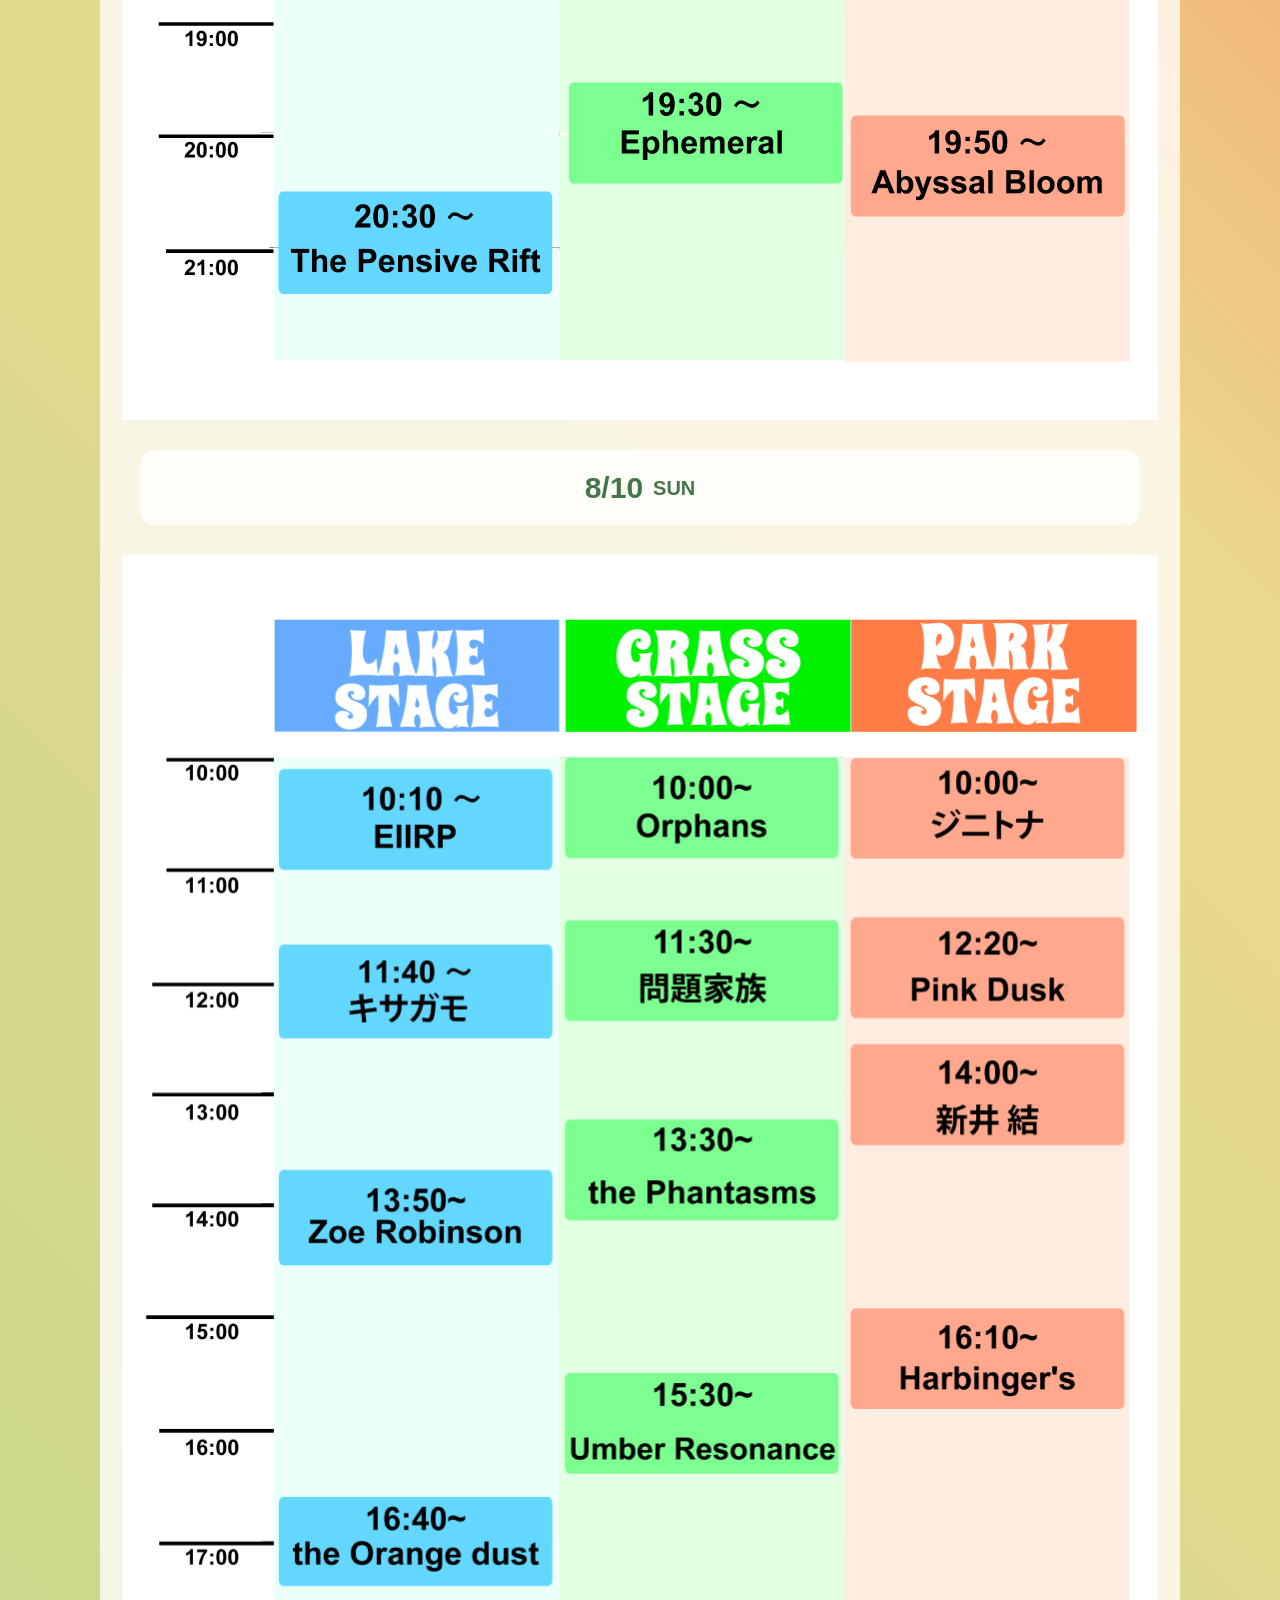
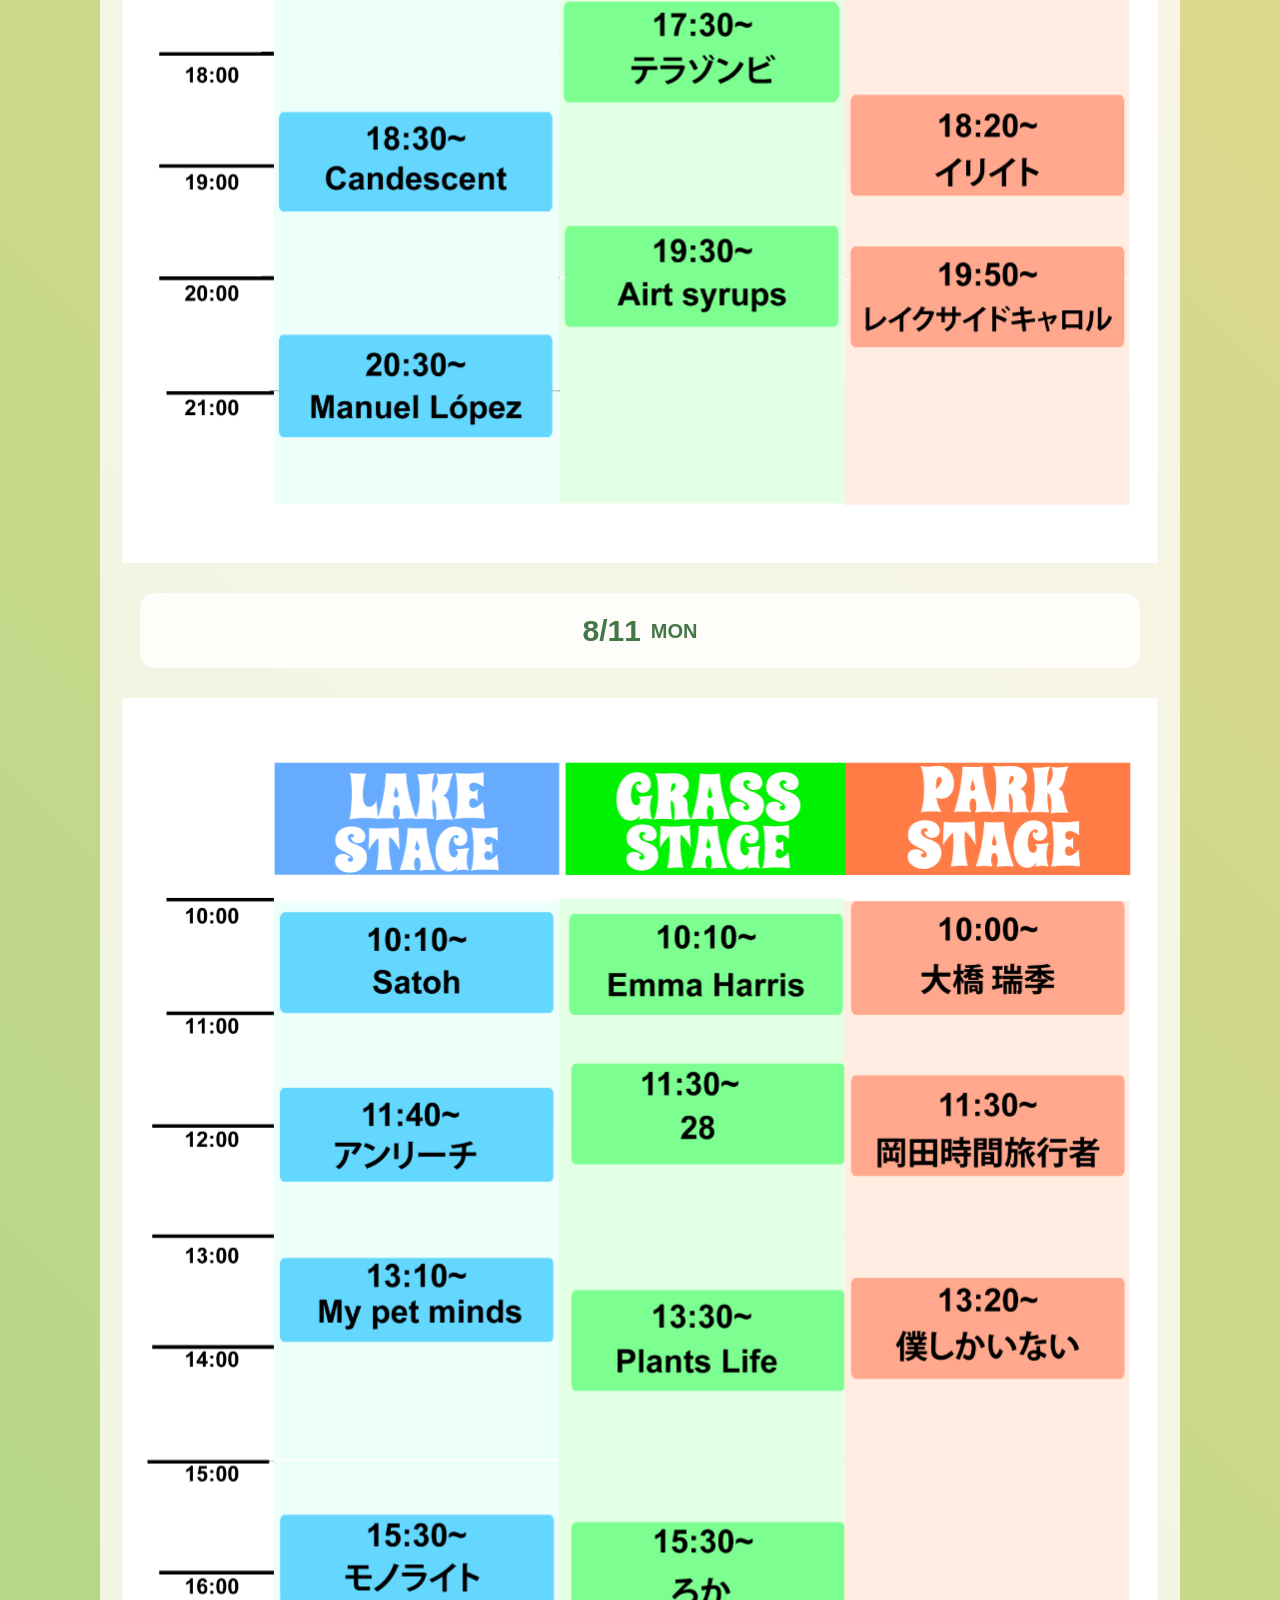
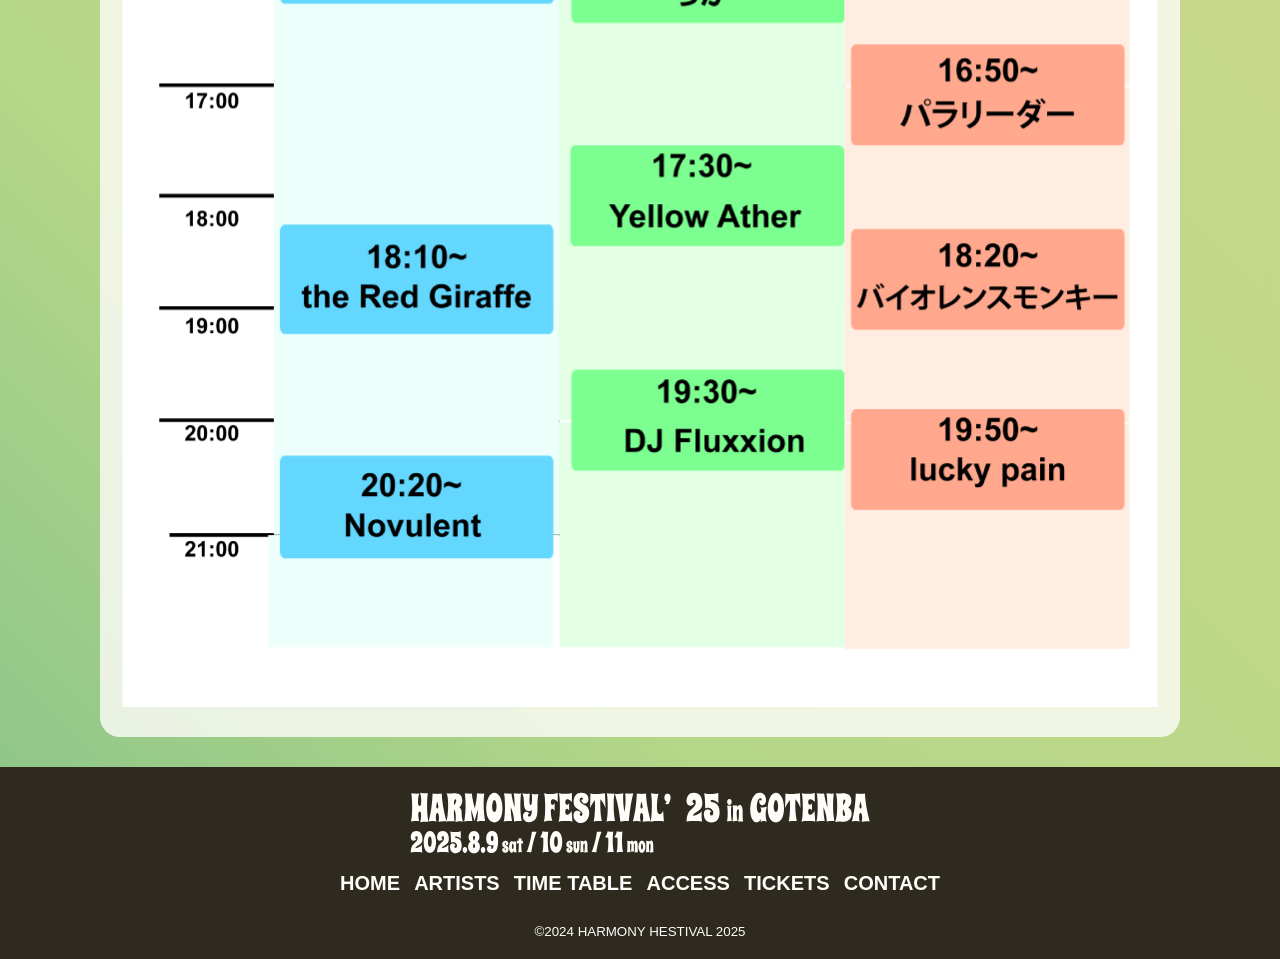
<file: subPage2/index.html>
<!DOCTYPE html>
<html lang="ja">

<head>
    <meta charset="UTF-8">

    <meta name="viewport" content="width=device-width, initial-scale=1.0">
    <title>TIME TABLE | Hamoney Festival 2025</title>

    <!-- リセット -->
    <link rel="stylesheet" href="../css/reset.css">
    <!-- コモン -->
    <link rel="stylesheet" href="../css/common.css">
    <!-- タイムテーブルのCSS -->
    <link rel="stylesheet" href="../css/timetable.css">
    <!-- ↓ ここにjQuery本体ファイルの読み込み -->
    <script src="../js/jquery-3.7.1.min.js"></script>

    <!-- ↓ ここに自作jsファイルの読み込み -->
    <script src="../js/timetable.js"></script>

    <!-- グーグルフォント -->
    <link rel="preconnect" href="https://fonts.googleapis.com">
    <link rel="preconnect" href="https://fonts.gstatic.com" crossorigin>
    <link href="https://fonts.googleapis.com/css2?family=Spicy+Rice&display=swap" rel="stylesheet">

    <!-- ファビコン -->
    <link rel="icon" href="../favicon.ico">
    <link rel="apple-touch-icon" href="../apple-touch-icon-180x180.png">

</head>

<body>
    <div class="fixed">
        <header class="bg-1 flex">
            <a href="#">
                <h1><img src="../images/logo1_450x75.svg" alt="Harmony Festival 2025 in Gotemba" width="450"
                        height="75"></h1>
            </a>
            
              <!-- ↓　ここにハンバーガーボタンのコードを設置　↓ -->
              <input type="checkbox" id="navSet" class="nav-switch">
              <label for="navSet" class="nav-burger"></label>
  
            <nav class="navi">
                <ul class="flex">
                    <li><a href="../index.html">HOME</a></li>
                    <li><a href="../subPage1/index.html">ARTISTS</a></li>
                    <li><a href="#">TIME TABLE</a></li>
                    <li><a href="../subPage3/index.html">ACCESS</a></li>
                    <li><a href="../subPage4/index.html">TICKETS</a></li>
                    <li><a href="../subPage5/index.html">CONTACT</a></li>
                </ul>
            </nav>
        </header>


        <div class="date">
            <ul class="flex">
                <li><a href="#sec1">8/9<span class="weekday"> SAT</span></a></li>
                <li><a href="#sec2">8/10<span class="weekday"> SUN</span></a></li>
                <li><a href="#sec3">8/11<span class="weekday"> MON</span></a></li>
            </ul>
        </div>
    </div>

    <h2 class="anchor">-TIME TABLE-</h2>


    <div class="inner-1">
        <main>
            <h4 class="box">8/9<span class="day"> SAT</span></h4>
            <div id="sec1" class="last">
                <img src="../images/tt_01_1036x1610.png" alt="8/9のタイムテーブル" width="1036" height="1610">
            </div>

            <h4 class="box">8/10<span class="day"> SUN</span></h4>
            <div id="sec2" class="last"><img src="../images/tt_02_1036x1610.png" alt="8/10のタイムテーブル" width="1036"
                    height="1610">
            </div>

            <h4 class="box">8/11<span class="day"> MON</span></h4>
            <div id="sec3" class="last">
                <img src="../images/tt_03_1036x1610.png" alt="8/11のタイムテーブル" width="1036" height="1610">
            </div>



        </main>
    </div>

    <footer class="bg-2">
        <div class="logo">
            <img src="../images/logo2_460x76.svg" alt="Harmony Festival 2025 in Gotemba" width="460" height="76">
        </div>
        <nav>
            <ul class="flex">
                <li><a href="../index.html">HOME</a></li>
                <li><a href="../subPage1/index.html">ARTISTS</a></li>
                <li><a href="#">TIME TABLE</a></li>
                <li><a href="../subPage3/index.html">ACCESS</a></li>
                <li><a href="../subPage4/index.html">TICKETS</a></li>
                <li><a href="../subPage5/index.html">CONTACT</a></li>
            </ul>
        </nav>
        <p><small>&copy;2024 HARMONY HESTIVAL 2025</small></p>
    </footer>


    <div class="top-btn spicy-rice-regular">
        <p><a href="#">TOP</a></p>
    </div>
</body>

</html>
</file>
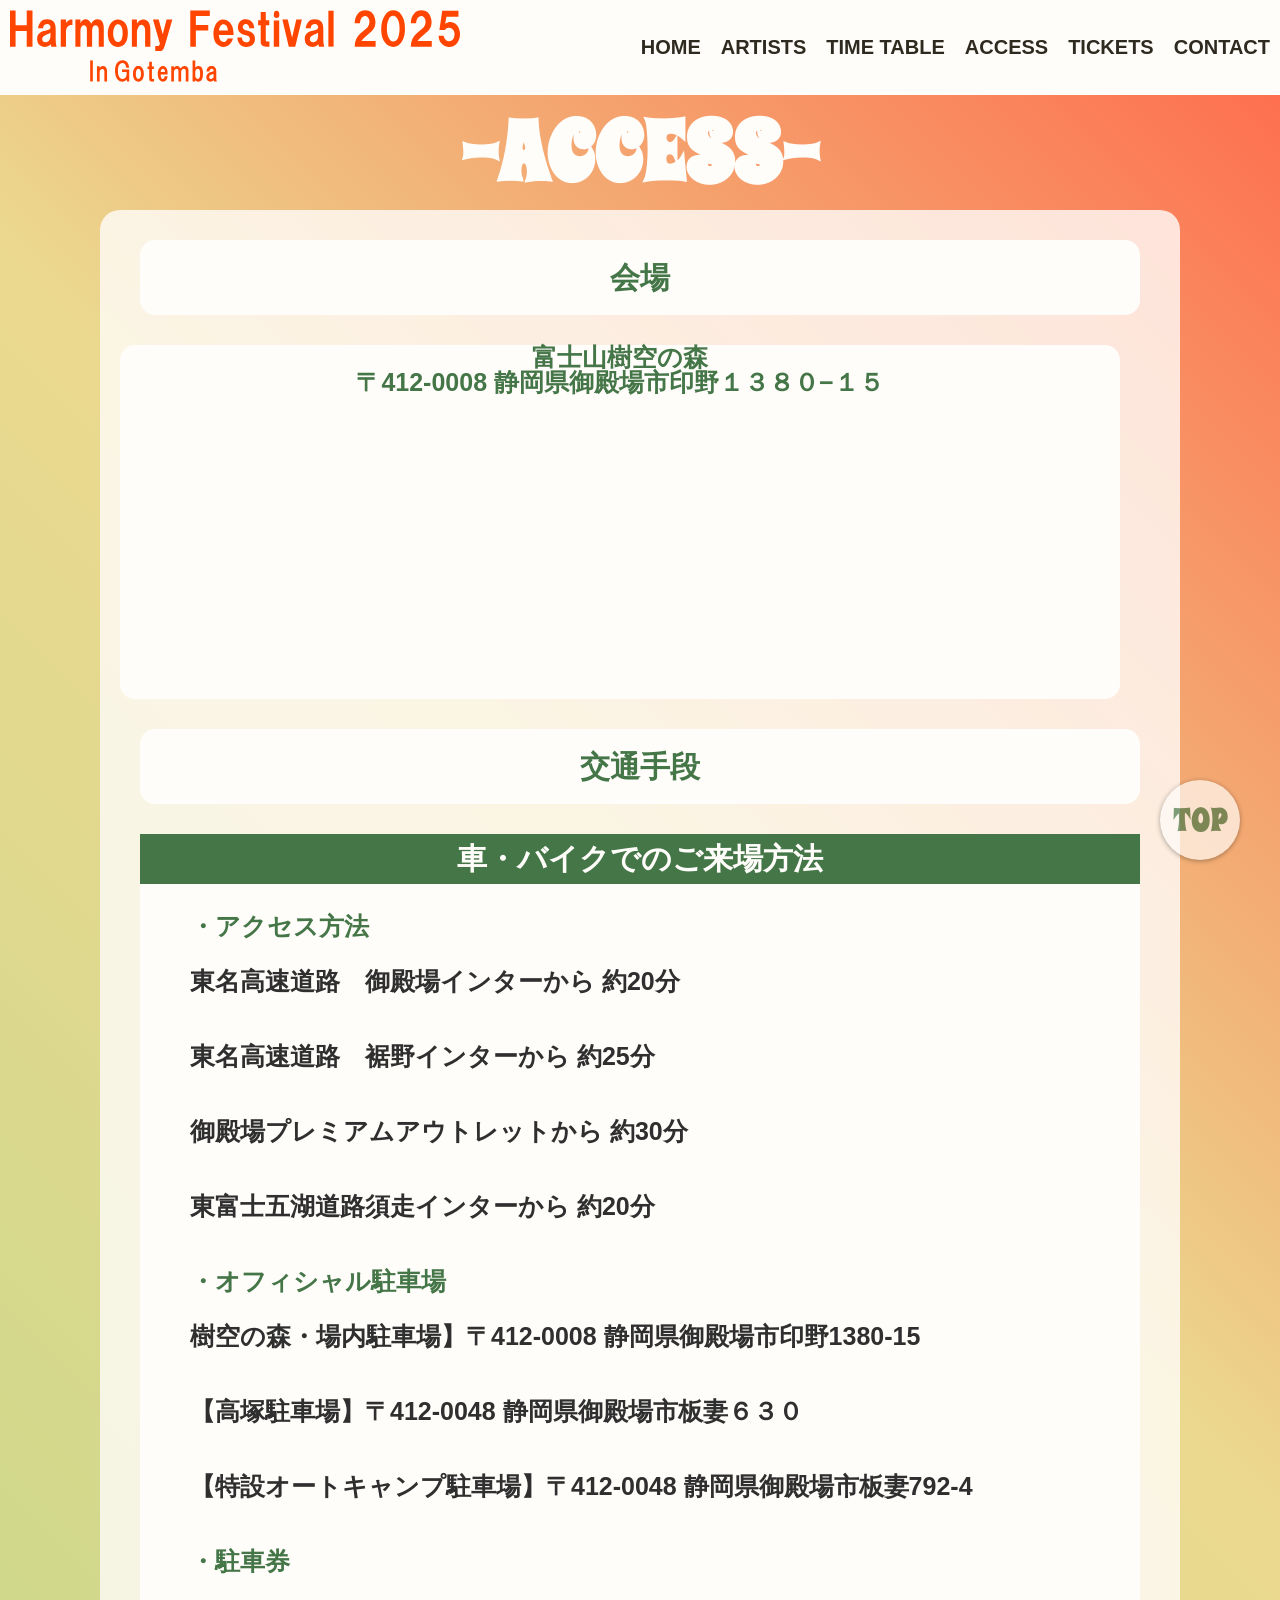
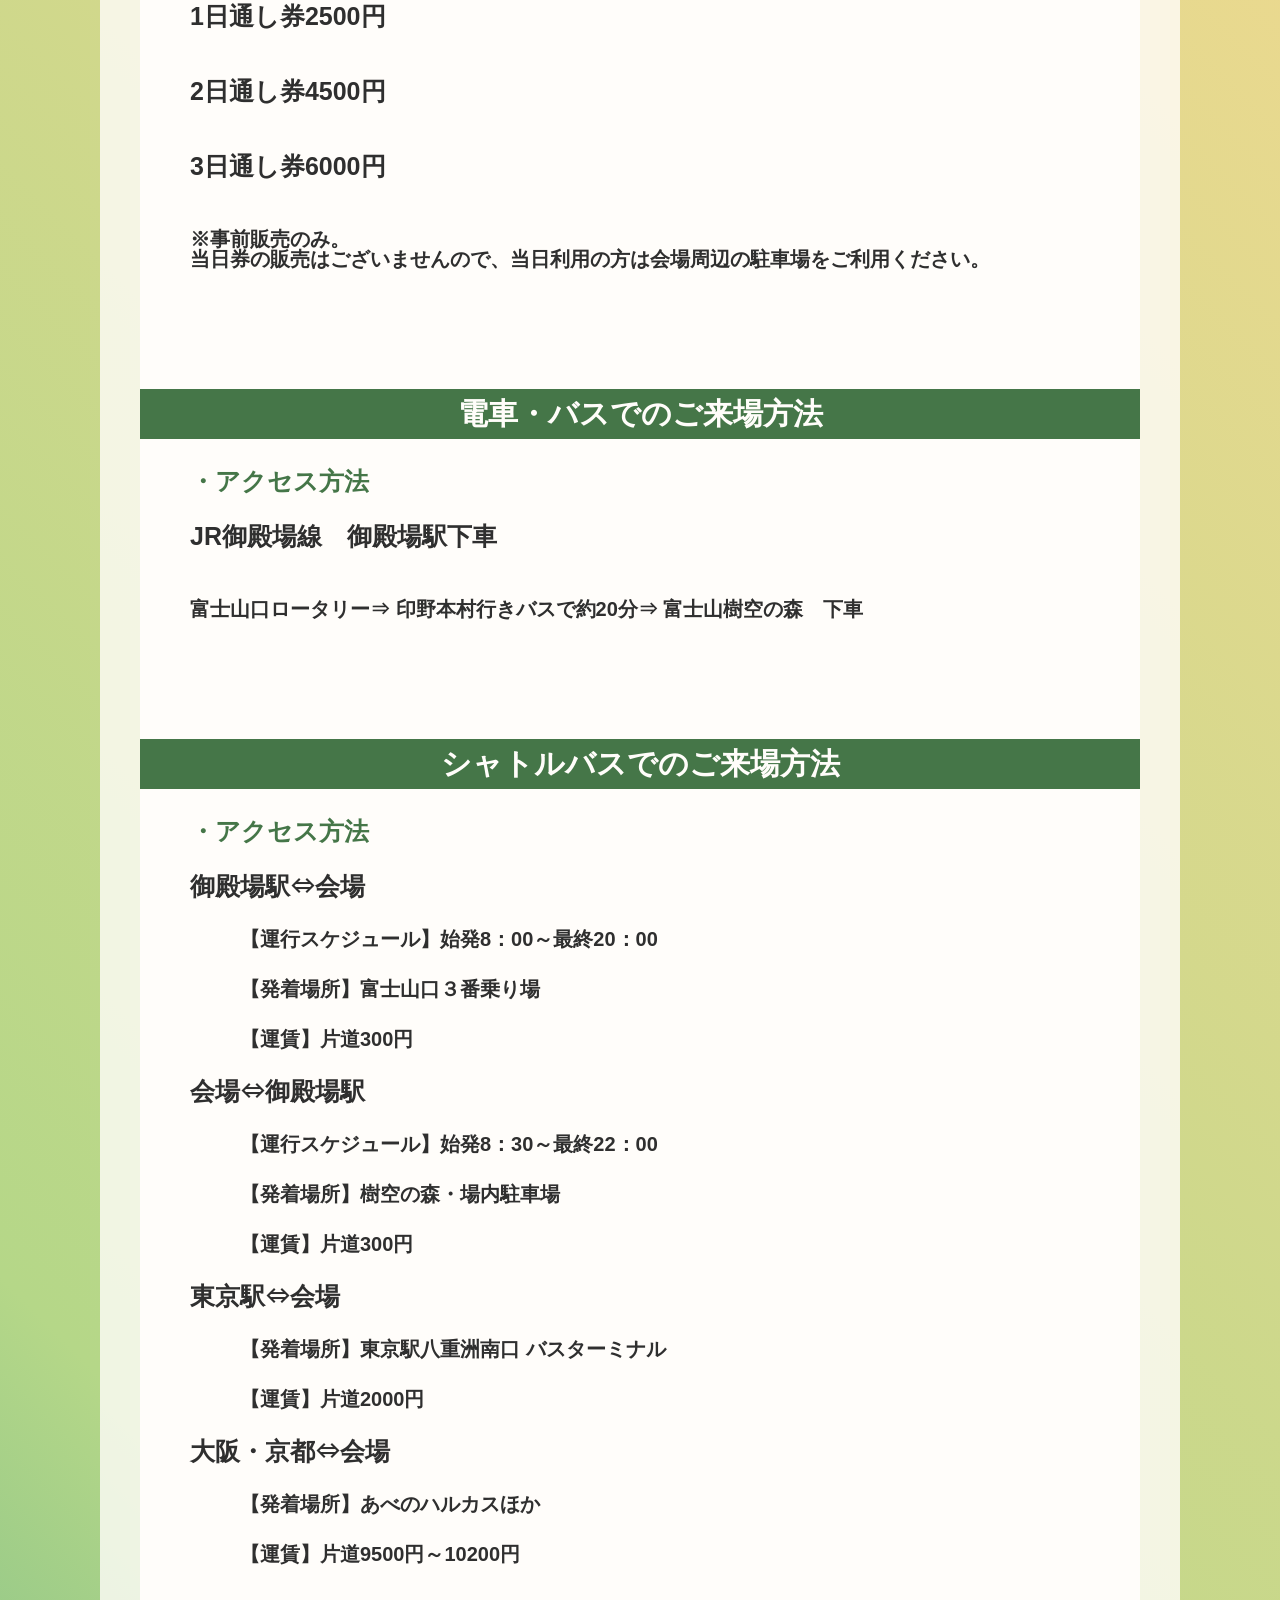
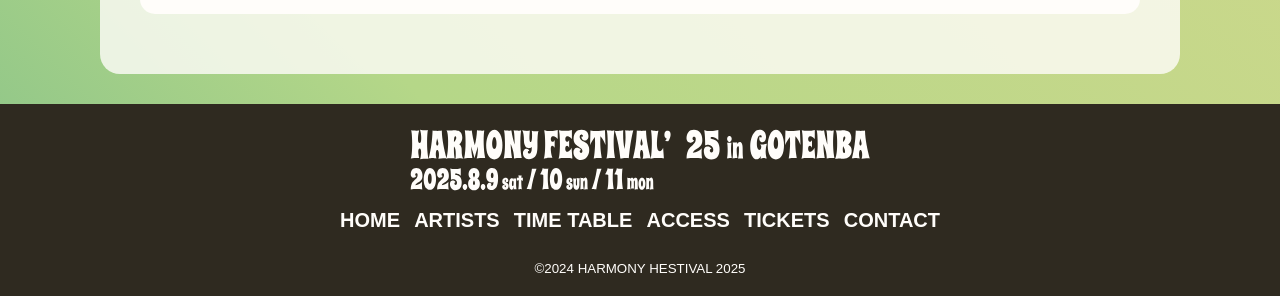
<file: subPage3/index.html>
<!DOCTYPE html>
<html lang="ja">

<head>
    <meta charset="UTF-8">

    <meta name="viewport" content="width=device-width, initial-scale=1.0">
    <title>ACCESS | Hamoney Festival 2025</title>

    <!-- リセット -->
    <link rel="stylesheet" href="../css/reset.css">
    <!-- コモン -->
    <link rel="stylesheet" href="../css/common.css">
    <!-- アクセスのｃｓｓ -->
    <link rel="stylesheet" href="../css/access.css">

    <!-- ↓ ここにjQuery本体ファイルの読み込み -->
    <script src="../js/jquery-3.7.1.min.js"></script>

    <!-- ↓ ここに自作jsファイルの読み込み -->
    <script src="../js/access.js"></script>


    <!-- グーグルフォント -->
    <link rel="preconnect" href="https://fonts.googleapis.com">
    <link rel="preconnect" href="https://fonts.gstatic.com" crossorigin>
    <link href="https://fonts.googleapis.com/css2?family=Spicy+Rice&display=swap" rel="stylesheet">

    <!-- ファビコン -->
    <link rel="icon" href="../favicon.ico">
    <link rel="apple-touch-icon" href="../apple-touch-icon-180x180.png">

</head>

<body>
    <div class="fixed">
        <header class="bg-1 flex">
            <a href="#">
                <h1><img src="../images/logo1_450x75.svg" alt="Harmony Festival 2025 in Gotemba" width="450"
                        height="75"></h1>
            </a>

            <!-- ↓　ここにハンバーガーボタンのコードを設置　↓ -->
            <input type="checkbox" id="navSet" class="nav-switch">
            <label for="navSet" class="nav-burger"></label>
            <nav class="navi">


                <ul class="flex">
                    <li><a href="../index.html">HOME</a></li>
                    <li><a href="../subPage1/index.html">ARTISTS</a></li>
                    <li><a href="../subPage2/index.html">TIME TABLE</a></li>
                    <li><a>ACCESS</a href#></li>
                    <li><a href="../subPage4/index.html">TICKETS</a></li>
                    <li><a href="../subPage5/index.html">CONTACT</a></li>
                </ul>
            </nav>
        </header>
    </div>
    <h2>-ACCESS-</h2>

    <div class="inner-1">
        <main>

            <h4 class="box1">会場</h4>

            <section class="box2">

                <div class="address">富士山樹空の森<br>
                    〒412-0008 静岡県御殿場市印野１３８０−１５</div>
                <p class="map"><iframe
                        src="https://www.google.com/maps/embed?pb=!1m18!1m12!1m3!1d3256.3760695993446!2d138.8664902765105!3d35.29663597271398!2m3!1f0!2f0!3f0!3m2!1i1024!2i768!4f13.1!3m3!1m2!1s0x601979c4db82a599%3A0x26062b58e5adbf19!2z44CSNDEyLTAwMDgg6Z2Z5bKh55yM5b6h5q6_5aC05biC5Y2w6YeO77yR77yT77yY77yQ4oiS77yR77yV!5e0!3m2!1sja!2sjp!4v1728364748199!5m2!1sja!2sjp"
                        width="850" height="280" style="border:0;" allowfullscreen="" loading="lazy"
                        referrerpolicy="no-referrer-when-downgrade"></iframe></p>

            </section>

            <h4 class="box1">交通手段</h4>

            <section class="box3">

                <div>
                    <div class="vehicle special">車・バイクでのご来場方法</div>

                    <dl>
                        <dt class="top-text">・アクセス方法</dt>
                        <dd class="second-text">東名高速道路　御殿場インターから 約20分</dd>
                        <dd class="second-text">東名高速道路　裾野インターから 約25分</dd>
                        <dd class="second-text">御殿場プレミアムアウトレットから 約30分</dd>
                        <dd class="second-text">東富士五湖道路須走インターから 約20分</dd>
                    </dl>

                    <dl>
                        <dt class="top-text">・オフィシャル駐車場</dt>
                        <dd class="second-text">樹空の森・場内駐車場】〒412-0008 静岡県御殿場市印野1380-15</dd>
                        <dd class="second-text">【高塚駐車場】〒412-0048 静岡県御殿場市板妻６３０</dd>
                        <dd class="second-text">【特設オートキャンプ駐車場】〒412-0048 静岡県御殿場市板妻792-4</dd>
                    </dl>

                    <dl>
                        <dt class="top-text">・駐車券</dt>
                        <dd class="second-text">1日通し券2500円</dd>
                        <dd class="second-text">2日通し券4500円</dd>
                        <dd class="second-text">3日通し券6000円</dd>
                        <dd class="second-text attention">※事前販売のみ。<br>
                            当日券の販売はございませんので、当日利用の方は会場周辺の駐車場をご利用ください。</dd>
                    </dl>

                </div>

                <div>
                    <div class="vehicle train">電車・バスでのご来場方法</div>

                    <dl>
                        <dt class="top-text">・アクセス方法</dt>
                        <dd class="second-text">JR御殿場線　御殿場駅下車</dd>
                        <dd class="second-text attention">富士山口ロータリー⇒ 印野本村行きバスで約20分⇒ 富士山樹空の森　下車</dd>
                    </dl>

                </div>

                <div>

                    <div class="vehicle bus">シャトルバスでのご来場方法</div>


                    <dl>
                        <dt class="top-text">・アクセス方法</dt>
                        <dd>
                            <p class="second-text">御殿場駅⇔会場</p>
                            <p class="second-text attention caution">【運行スケジュール】始発8：00～最終20：00</p>
                            <p class="second-text attention caution">【発着場所】富士山口３番乗り場</p>
                            <p class="second-text attention caution">【運賃】片道300円</p>
                            <p class="second-text">会場⇔御殿場駅</p>
                            <p class="second-text attention caution">【運行スケジュール】始発8：30～最終22：00</p>
                            <p class="second-text attention caution">【発着場所】樹空の森・場内駐車場</p>
                            <p class="second-text attention caution">【運賃】片道300円</p>
                            <p class="second-text">東京駅⇔会場</p>
                            <p class="second-text attention caution">【発着場所】東京駅八重洲南口 バスターミナル</p>
                            <p class="second-text attention caution">【運賃】片道2000円</p>
                            <p class="second-text">大阪・京都⇔会場</p>
                            <p class="second-text attention caution">【発着場所】あべのハルカスほか</p>
                            <p class="second-text attention caution">【運賃】片道9500円～10200円</p>

                        </dd>

                    </dl>
                </div>

            </section>
        </main>
    </div>
    <footer class="bg-2">
        <div class="logo">
            <img src="../images/logo2_460x76.svg" alt="Harmony Festival 2025 in Gotemba" width="460" height="76">
        </div>
        <nav>
            <ul class="flex">
                <li><a href="../index.html">HOME</a></li>
                <li><a href="../subPage1/index.html">ARTISTS</a></li>
                <li><a href="../subPage2/index.html">TIME TABLE</a></li>
                <li><a href="#">ACCESS</a></li>
                <li><a href="../subPage4/index.html">TICKETS</a></li>
                <li><a href="../subPage5/index.html">CONTACT</a></li>
            </ul>
        </nav>
        <p><small>&copy;2024 HARMONY HESTIVAL 2025</small></p>
    </footer>

    <div class="top-btn spicy-rice-regular">
        <p><a href="#">TOP</a></p>
    </div>




</body>

</html>
</file>
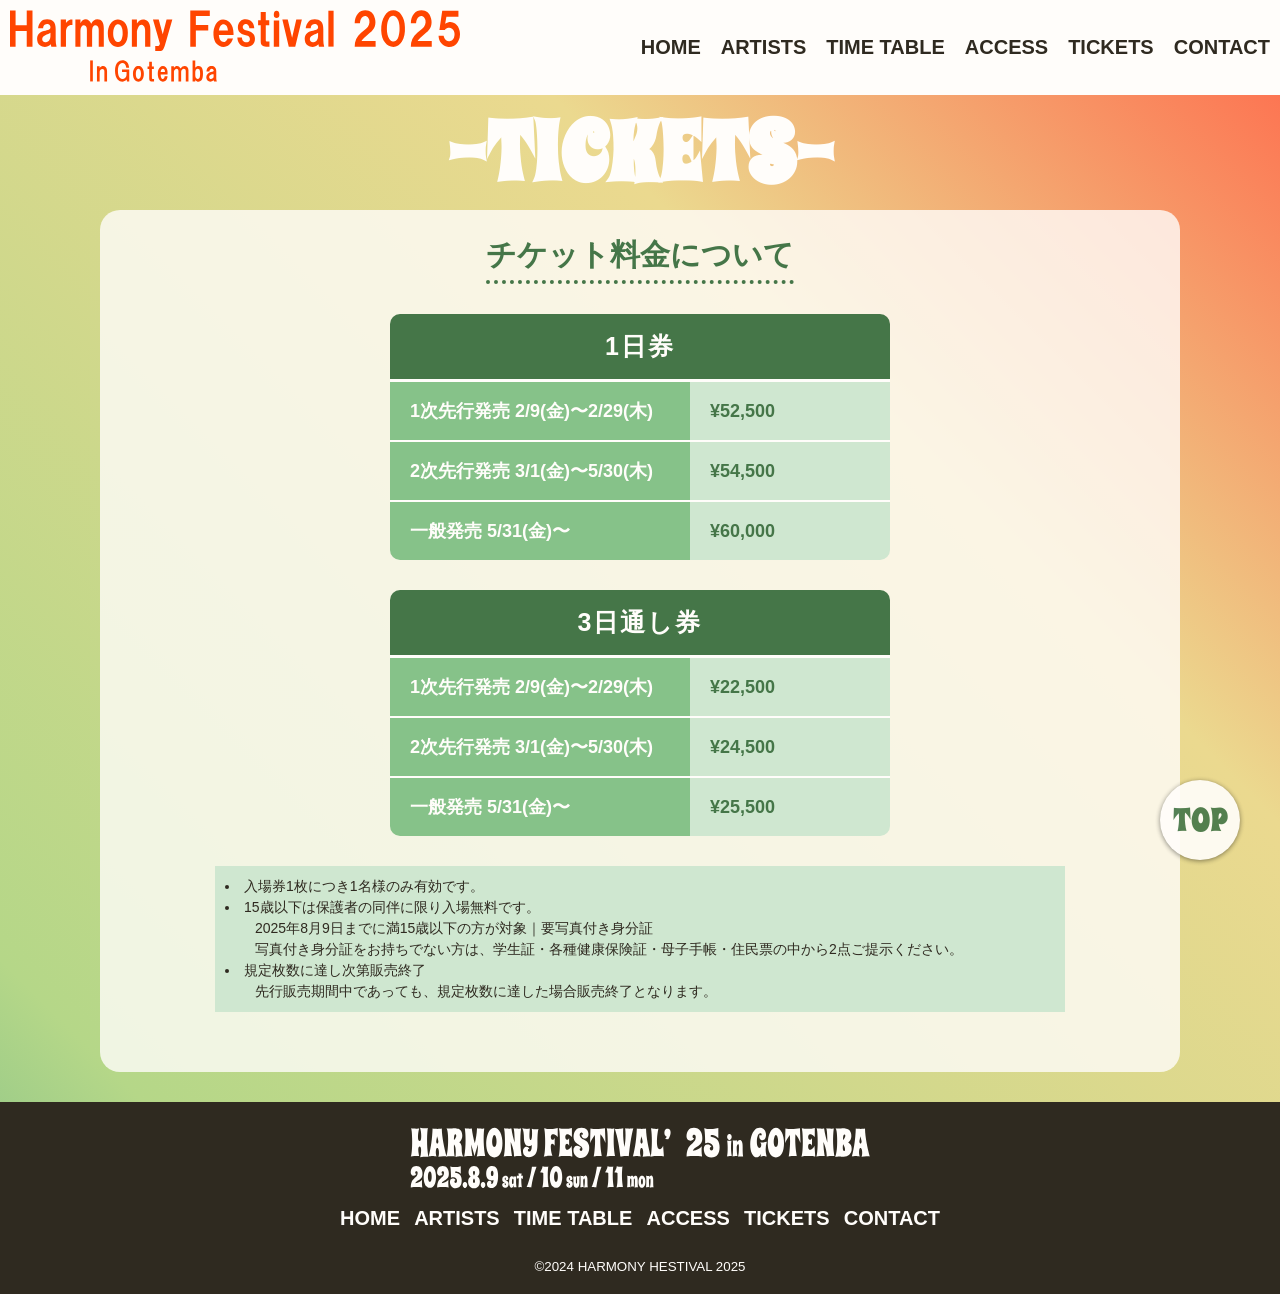
<file: subPage4/index.html>
<!DOCTYPE html>
<html lang="ja">

<head>
    <meta charset="UTF-8">

    <meta name="viewport" content="width=device-width, initial-scale=1.0">
    <title>CONTACT | Hamoney Festival 2025</title>

    <!-- リセット -->
    <link rel="stylesheet" href="../css/reset.css">
    <!-- コモン -->
    <link rel="stylesheet" href="../css/common.css">
    <!-- チケット -->
    <link rel="stylesheet" href="../css/tickets.css">

    <!-- グーグルフォント -->
    <link rel="preconnect" href="https://fonts.googleapis.com">
    <link rel="preconnect" href="https://fonts.gstatic.com" crossorigin>
    <link href="https://fonts.googleapis.com/css2?family=Spicy+Rice&display=swap" rel="stylesheet">

    <!-- ↓ ここにjQuery本体ファイルの読み込み -->
    <script src="../js/jquery-3.7.1.min.js"></script>

    <!-- ↓ ここに自作jsファイルの読み込み -->
    <script src="../js/tickets.js"></script>

    <!-- ファビコン -->
    <link rel="icon" href="../favicon.ico">
    <link rel="apple-touch-icon" href="../apple-touch-icon-180x180.png">

</head>

<body>
    <div class="fixed">
        <header class="bg-1 flex">
            <a href="#">
                <h1><img src="../images/logo1_450x75.svg" alt="Harmony Festival 2025 in Gotemba" width="450"
                        height="75"></h1>
            </a>

            <!-- ↓　ここにハンバーガーボタンのコードを設置　↓ -->
            <input type="checkbox" id="navSet" class="nav-switch">
            <label for="navSet" class="nav-burger"></label>
            <nav class="navi">


                <ul class="flex">
                    <li><a href="../index.html">HOME</a></li>
                    <li><a href="../subPage1/index.html">ARTISTS</a></li>
                    <li><a href="../subPage2/index.html">TIME TABLE</a></li>
                    <li><a href="../subPage3/index.html">ACCESS</a></li>
                    <li><a href="../subPage4/index.html">TICKETS</a></li>
                    <li><a href="../subPage5/index.html">CONTACT</a></li>
                </ul>
            </nav>
        </header>
    </div>
    <h2>-TICKETS-</h2>
    <div class="inner-1">
        <main>
            <p class="title">チケット料金について</p>
            <dl>
                <dt class="ticket">1日券</dt>
                <div class="flex content">
                    <dd class="date">1次先行発売 2/9(金)〜2/29(木)</dd>
                    <dd class="price">¥52,500</dd>
                </div>
                <div class="flex content">
                    <dd class="date">2次先行発売 3/1(金)〜5/30(木)</dd>
                    <dd class="price">¥54,500</dd>
                </div>
                <div class="flex content last">
                    <dd class="date-last">一般発売 5/31(金)〜</dd>
                    <dd class="price-last">¥60,000</dd>
                </div>

                <dt class="ticket">3日通し券</dt>
                <div class="flex content">
                    <dd class="date">1次先行発売 2/9(金)〜2/29(木)</dd>
                    <dd class="price">¥22,500</dd>
                </div>
                <div class="flex content">
                    <dd class="date">2次先行発売 3/1(金)〜5/30(木)</dd>
                    <dd class="price">¥24,500</dd>
                </div>
                <div class="flex content last">
                    <dd class="date-last">一般発売 5/31(金)〜</dd>
                    <dd class="price-last">¥25,500</dd>
                </div>
            </dl>

            <div class="text">
                <ul>
                    <li>入場券1枚につき1名様のみ有効です。</li>
                    <li>
                        15歳以下は保護者の同伴に限り入場無料です。
                        <p>2025年8月9日までに満15歳以下の方が対象｜要写真付き身分証</p>
                        <p>写真付き身分証をお持ちでない方は、学生証・各種健康保険証・母子手帳・住民票の中から2点ご提示ください。</p>
                    </li>
                    <li>
                        規定枚数に達し次第販売終了
                        <p>先行販売期間中であっても、規定枚数に達した場合販売終了となります。</p>
                    </li>
                </ul>
            </div>
    </div>


    </main>
    <footer class="bg-2">
        <div class="logo">
            <img src="../images/logo2_460x76.svg" alt="Harmony Festival 2025 in Gotemba" width="460" height="76">
        </div>
        <nav>
            <ul class="flex">
                <li><a href="../index.html">HOME</a></li>
                <li><a href="../subPage1/index.html">ARTISTS</a></li>
                <li><a href="../subPage2/index.html">TIME TABLE</a></li>
                <li><a href="../subPage3/index.html">ACCESS</a></li>
                <li><a href="#">TICKETS</a></li>
                <li><a href="../subPage5/index.html">CONTACT</a></li>
            </ul>
        </nav>
        <p><small>&copy;2024 HARMONY HESTIVAL 2025</small></p>
    </footer>

    <div class="top-btn spicy-rice-regular">
        <p><a href="#">TOP</a></p>
    </div>


</body>

</html>
</file>
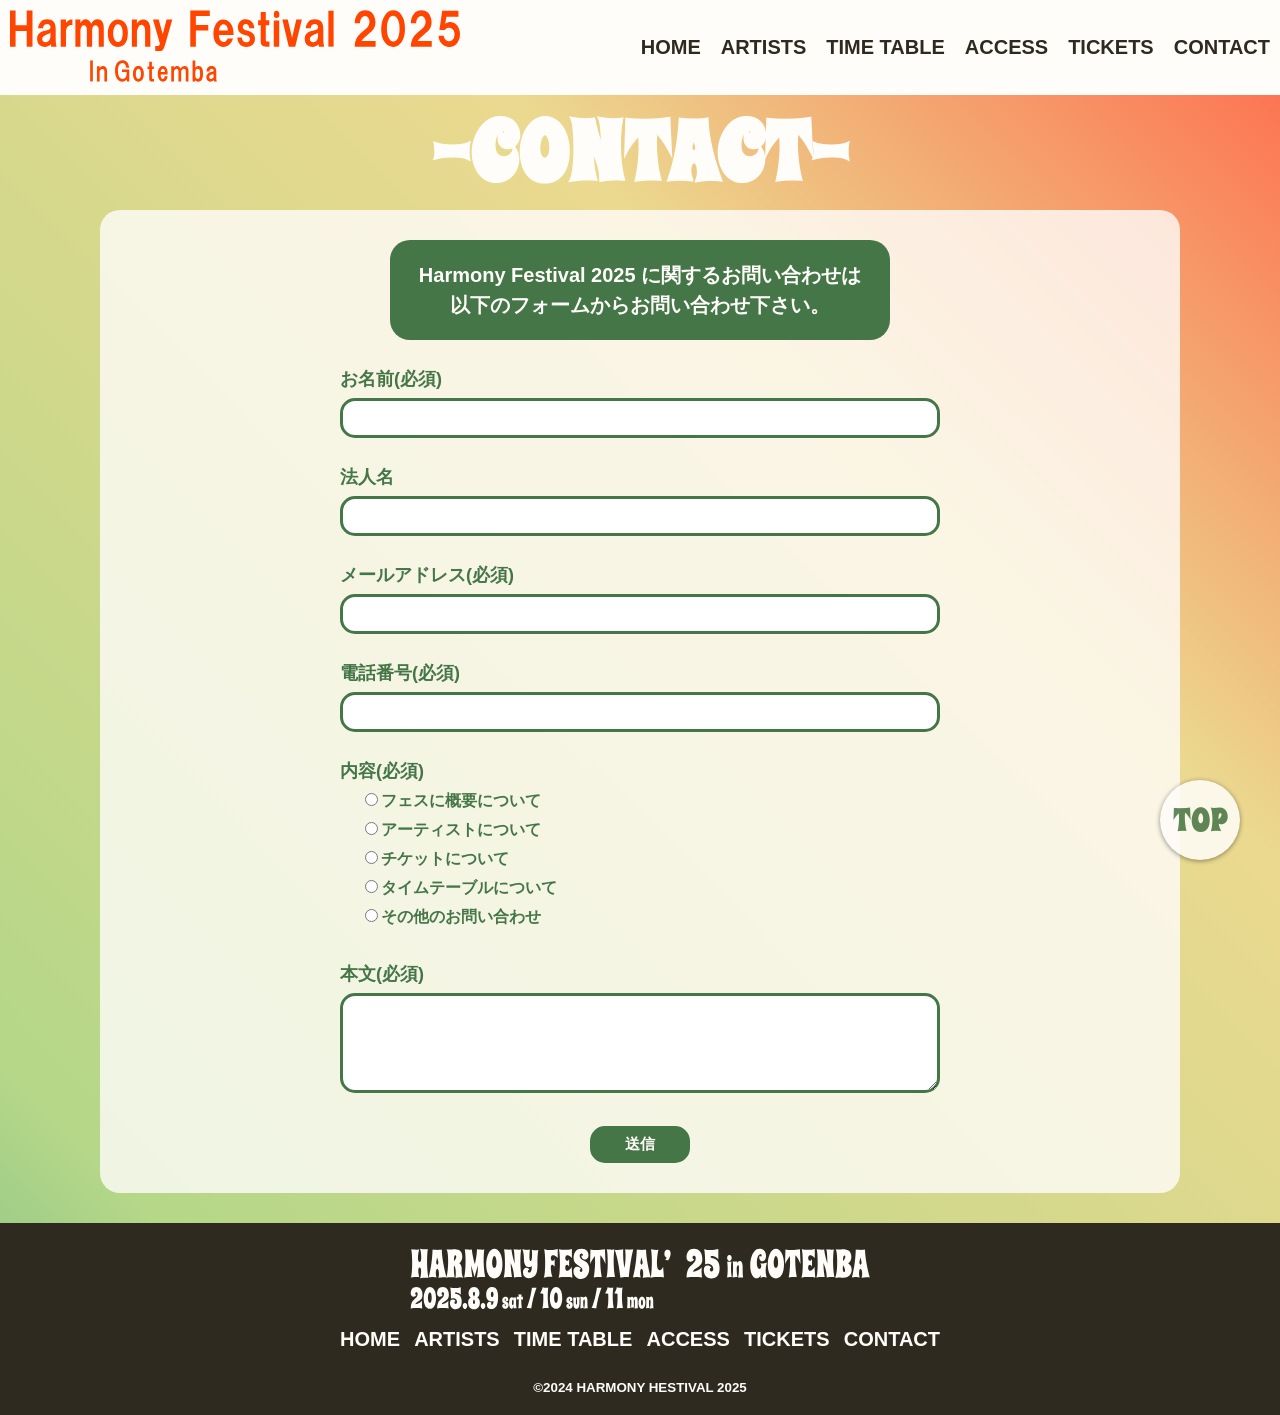
<file: subPage5/index.html>
<!DOCTYPE html>
<html lang="ja">

<head>
    <meta charset="UTF-8">

    <meta name="viewport" content="width=device-width, initial-scale=1.0">
    <title>CONTACT | Hamoney Festival 2025</title>

    <!-- リセット -->
    <link rel="stylesheet" href="../css/reset.css">
    <!-- コモン -->
    <link rel="stylesheet" href="../css/common.css">
    <!-- コンタクト -->
    <link rel="stylesheet" href="../css/contact.css">

    <!-- グーグルフォント -->
    <link rel="preconnect" href="https://fonts.googleapis.com">
    <link rel="preconnect" href="https://fonts.gstatic.com" crossorigin>
    <link href="https://fonts.googleapis.com/css2?family=Spicy+Rice&display=swap" rel="stylesheet">

    <!-- ↓ ここにjQuery本体ファイルの読み込み -->
    <script src="../js/jquery-3.7.1.min.js"></script>

    <!-- ↓ ここに自作jsファイルの読み込み -->
    <script src="../js/contact.js"></script>

    <!-- ファビコン -->
    <link rel="icon" href="../favicon.ico">
    <link rel="apple-touch-icon" href="../apple-touch-icon-180x180.png">
</head>

<body>
    <header class="bg-1 flex">
        <a href="#">
            <h1><img src="../images/logo1_450x75.svg" alt="Harmony Festival 2025 in Gotemba" width="450"
                    height="75"></h1>
        </a>
       
         <!-- ↓　ここにハンバーガーボタンのコードを設置　↓ -->
         <input type="checkbox" id="navSet" class="nav-switch">
         <label for="navSet" class="nav-burger"></label>

        <nav class="navi">
            <ul class="flex">
                <li><a href="../index.html">HOME</a></li>
                <li><a href="../subPage1/index.html">ARTISTS</a></li>
                <li><a href="../subPage2/index.html">TIME TABLE</a></li>
                <li><a href="../subPage3/index.html">ACCESS</a></li>
                <li><a href="../subPage4/index.html">TICKETS</a></li>
                <li><a href="#">CONTACT</a></li>
            </ul>
        </nav>
    </header>


    <main>
        <h2>-CONTACT-</h2>

        <div class="inner-1">
            <div>
                <p class="top-text">Harmony Festival 2025 に関するお問い合わせは以下のフォームからお問い合わせ下さい。</p></div>

            <form action="program.php" method="post">
                <dl class="contact">
                    <div id="nameSection">
                        <dt class="title"><label for="name">お名前(必須)</label><span class="alert">入力してください</span></dt>
                        <dd class="space"><input type="text" name="userName" id="name"></dd>
                    </div>

                    <div>
                        <dt class="title"><label for="userName">法人名</label></dt>
                        <dd class="space"><input type="text" name="corporateName" id="corporateName"></dd>
                    </div>

                    <div id="emailSection">
                        <dt class="title"><label for="email">メールアドレス(必須)</label><span class="alert">入力してください</span></dt>
                        <dd class="space"><input type="text" name="email" id="email"></dd>
                    </div>

                    <div id="telephoneSection">
                        <dt class="title"><label for="telephoneNumber">電話番号(必須)</label><span class="alert">入力してください</span></dt>
                        <dd class="space"><input type="text" name="telephoneNumber" id="telephoneNumber"></dd>
                    </div>

                    <div class="radio" id="radioSection">
                        <dt class="title">内容(必須)<span class="alert">入力してください</span></dt>
                        <dd class="space">
                            <label><input type="radio" name="radio" value="フェスに概要について">フェスに概要について</label>
                            <label><input type="radio" name="radio" value="アーティストについて">アーティストについて</label>
                            <label><input type="radio" name="radio" value="チケットについて">チケットについて</label>
                            <label><input type="radio" name="radio" value="タイムテーブルについて">タイムテーブルについて</label>
                            <label><input type="radio" name="radio" value="その他のお問い合わせ">その他のお問い合わせ</label>
                        </dd>
                    </div>

                    <div id="textAreaSection">
                        <dt class="title"><label for="message">本文(必須)</label></dt>
                        <dd class="alert">入力してください</dd>
                        <dd class="space"><textarea name="message" id="message"></textarea></dd>
                    </div>

                </dl>

                <div class="btn"><input type="submit" id="submitBtn" value="送信"></div>
            </form>


    </main>
    </div>
    <footer class="bg-2">
        <div class="logo">
            <img src="../images/logo2_460x76.svg" alt="Harmony Festival 2025 in Gotemba" width="460" height="76">
        </div>
        <nav>
            <ul class="flex">
                <li><a href="../index.html">HOME</a></li>
                <li><a href="../subPage1/index.html">ARTISTS</a></li>
                <li><a href="../subPage2/index.html">TIME TABLE</a></li>
                <li><a href="../subPage3/index.html">ACCESS</a></li>
                <li><a href="../subPage4/index.html">TICKETS</a></li>
                <li><a href="#">CONTACT</a></li>
            </ul>
        </nav>
        <p><small>&copy;2024 HARMONY HESTIVAL 2025</small></p>
    </footer>

    <div class="top-btn spicy-rice-regular">
        <p><a href="#">TOP</a></p>
    </div>


</body>

</html>
</file>
<file: css/common.css>
@charset "utf-8";


/*----------------------------------------
    全体に対する基本指定
----------------------------------------*/

* {
    box-sizing: border-box;
}

body {
    font-size: 16px;
    font-family: "Yu Gothic", YuGothic, 游ゴシック, 游ゴシック体, sans-serif;
    font-weight: 500;
    color: #2f2a20;
    background: linear-gradient(45deg, #86c289 0%, #b5d788 13%, #ebd98f 68%, #ff694b 100%);
    line-height: 1;
}

.spicy-rice-regular {
    font-family: "Spicy Rice", serif;
    font-weight: 400;
    font-style: normal;
}

h2 {
    font-family: 'Spicy Rice', serif;
    font-size: 85px;
    color: #fffdfa;
    text-align: center;
    margin: 110px 0 15px;
}

h3 {
    font-size: 40px;
    color: #457648;
}

/* 幅の制御用クラス */

.inner-1 {
    width: 1080px;
    margin: 0 auto;
    background-color: rgb(255, 253, 250, 0.8);
    /* ↓要素の姿を確認する。最終的に消す。*/
    /* outline: 1px solid #00f; */
    text-align: center;
    border-radius: 20px;
}

.inner-2 {
    text-align: center;
    width: 880px;
    margin: 0 auto;
    /* ↓要素の姿を確認する。最終的に消す。*/
    /* outline: 1px solid #0f0; */
}

/* 横並び用クラス */
.flex {
    display: flex;
    justify-content: space-between;
}

/* 背景塗分け用クラス（文字の色もいれる） */

.bg-1 {
    background-color: #fffdfa;
    color: #2f2a20;
}

.bg-2 {
    background-color: #2f2a20;
    color: #fffdfa;
}

/*----------------------------------------
    エリアごとの仕上げ（共通パーツのみ）
----------------------------------------*/

/* header */
header {
    padding: 10px;
}

header nav {
    line-height: 75px;
}

header nav ul {
    column-gap: 20px;
    font-family: Arial, sans-serif;
    font-weight: bold;
    font-size: 20px;
}

header nav ul li a {
    color: #2f2a20;
    transition: color .3s;
}

header nav ul li a:hover {
    color: #ff694b;
}


/* footer */
footer {
    padding: 20px;
    text-align: center;
}

footer nav {
    margin: 10px auto 30px;
    max-width: 600px;
    font-family: Arial, sans-serif;
    font-weight: bold;
    font-size: 20px;
}

footer nav ul li a {
    color: #fffdfa;
    transition: color .3s;
}

footer nav ul li a:hover {
    color: #ff694b;
}

/* top btn */


.top-btn p {
    width: 80px;
    line-height: 80px;
    text-align: center;
    font-size: 33px;
    position: fixed;
    bottom: 40px;
    right: 40px;
    z-index: 999;
}

.top-btn p a {
    box-shadow: 0 1px 5px 0 rgba(0, 0, 0, 0.5);
    border-radius: 40px;
    background-color: #fffdfa;
    color: #457648;
    display: block;
    width: 100%;
    height: 100%;
    transition: opacity .3s, font-size .3s;
}

.top-btn p a:hover {
    opacity: 80%;
    font-size: 27px;
}


/* sns-icon */

.sns-icon {
    /* background-color: #ff694b; */
    position: fixed;
    top: 95px;
    right: 0;
    z-index: 999;
}

.sns-icon img {
    margin: 10px 10px;
    transition: filter .3s;
    /* box-shadow: 0px 0px 10px rgba(0, 0, 0, 0.5); */
}

.sns-icon img:hover {
    filter: brightness(0.7);
}



/* レスポンシブ *
    
/* コンテンツ幅の指定方法を修正 */
.inner-1 {
    width: auto;
    /* もともと記述していた「width:960px;」の指定を取り消す */
    max-width: 1080px;
    /* 最大幅960px = 960px以下に縮まることができる + 960px以上にはならない*/
    min-width: 280px;
    /* 最小幅320px = 960px以上に伸びることができる + 320px以下にはならない*/
}

/* 見出し画像のフルードイメージ対応 */
.last img {
    max-width: 100%;
    /* 親要素に合わせて伸び縮みさせる＋もとの画像サイズ以上に無理に引き伸ばされることはならない */
    height: auto;
}

/* 縦横比を保護：可変的な横幅に合わせて、縦横比が崩れないように高さも合わせる */

/* figure部分のフルード対応 */
/* .fadeUpTrigger figure{ */
/* width: 48%;     2つあるfigureの横幅を48%ずつ割り当て（残りの4%が間の余白になる） */
/* } */

/* 見出し画像のフルードイメージ対応
.fadeUpTrigger figure img{
    max-width: 100%;
    height: auto;
} */


/* -----------------------------------------
  チェックボックスを非表示 （最後に追記）
----------------------------------------- */
.nav-switch {
    display: none;
}

@media screen and (max-width:1130px) {

    .inner-1 {
        width: 90%;
    }

    /* ハンバーガーボタンを作る */
    .nav-burger {
        display: block;
        /* widthとheightを効かせるためのdisplay切り替え */
        width: 30px;
        /* 背景画像の分のサイズを確保 */
        height: 30px;

        /* ↓ 三本線のボタン画像を背景画像として差し込む */
        background-image: url(../images/burger_03.png);

        position: fixed;
        /* ブラウザの上から16px、右から16pxの位置に固定 */
        top: 16px;
        right: 16px;
        z-index: 2;
        /* 重なり順の指定 */
    }

    /* 三本線のボタンと✕のボタンの切り替え */

    /* チェックが入っている状態(:checked)の「nav-switch」(inputタグ)の
「弟である(~)」、「nav-burger」の背景画像を×ボタンの画像に差し替える */
    .nav-switch:checked~.nav-burger {
        background-image: url(../images/close_03.png);
    }

    /* マウスカーソルの調整 */
    .nav-burger:hover {
        cursor: pointer;
    }

    /* ナビゲーションが開いたときの見た目を仕上げる ＝ スタイルを作り変える */
    .navi {
        background-color: rgba(251, 246, 246, 0.9);
        position: fixed;
        /* ブラウザの画面いっぱいに広げて固定 */
        top: 0;
        left: 0;
        width: 100%;
        height: 100%;

        /* 余白の調整 */
        margin: 0;
        padding-top: 100px;
        z-index: 1;
    }

    nav ul li a {
        color: #fff;
        margin: 15px 0;
    }


    nav ul li a:hover {
        color: rgba(255, 255, 255, 0.6);
        background: transparent;
    }



    nav .flex {
        flex-direction: column;
        gap: 0;
        align-items: center;
    }


    /* 横並びを縦並びに変える */
    nav ul li {
        border: none;
        border-top: 1px solid #aaa;
        background-color: transparent;
        width: auto;
        line-height: 60px;

    }

    nav ul li:last-child {
        border-bottom: 1px solid #aaa;
    }

    /* ★★★ html要編集 !
... navタグに表示/非表示切り替え用のclass名「navi」を追加 */

    /* class名「navi」を使ってnavタグを丸ごと非表示にする */
    .navi {
        display: none;
    }

    /* inputタグにチェックが入ると「navi」が再表示される */
    .nav-switch:checked~.navi {
        display: block;
    }
}

/* -----------------------------------------
  768px以下の画面に向けた記述
----------------------------------------- */

@media screen and (max-width:768px) {

    /* ヘッダー */
    header {


        width: 100%;
        /* fixedにより縮まってしまう横幅を直す */
        padding: 10px 0;
        /* 余白を小さくする */
    }

    header h1 {
        line-height: 1;
        /* 余計な余白を外す */
    }

    header h1 img {
        width: 260px;
        /* ロゴのサイズを小さくする */
        height: auto;
        /* 縦横比を保護 */
        margin-left: 15px;
    }

    /* 文字揃えが両端揃えになるよう整える
    （画面幅が小さいと行送りが増えてバラつきが目立つため） */
    .text {
        text-align: justify;
    }





    footer .logo img {
        width: 90%;
    }

    .top-btn p {
        right: 20px;
        bottom: 20px;
        width: 50px;
        line-height: 50px;
        font-size: 20px;
    }

    .top-btn p a:hover {
        opacity: 80%;
        font-size: 17px;
    }

    .sns-icon {
        display: none;
    }


}

/* -----------------------------------------
  ここから500px以下の画面に向けた記述
----------------------------------------- */

/* 最小320px幅での表示でも表示崩れがない状態を目指す */

@media screen and (max-width:500px) {


    /* ★画像の縮まりすぎに対処 */

    /* まずはheightを固定して縦の縮まりすぎを制御 */
    /* 縦横比を保護するためにobject-fitとobject-positionを使って画像をカット処理 */
    h2 img {
        height: 160px;
        object-fit: cover;
        object-position: center;
    }

    h2 {
        font-size: 60px;
    }

    /* 各所余白や文字サイズを細かく修正 */



    /* section部分 */
    section {
        padding: 0;
    }


    section h2 {
        font-size: 16px;
        margin: 0 15px 20px;
    }

    /* .text部分 */
    .text {
        margin: 0 20px 20px;
        font-size: 14px;
        line-height: 2;
    }

    /* figure部分の横並びを縦積みに変更して余白を再調整 */
    main .flex {
        flex-direction: column;
        margin: 0 20px 50px;
    }

    /* 幅を再指定（48% → 100%）、余白の調整、画像の真ん中寄せ */
    main figure {
        width: 100%;
        margin-bottom: 20px;
        text-align: center;
    }

    /* 商品名のキャプションを左揃え */
    main figcaption {
        text-align: left;
    }

    /* フッター */
    /* コピーライトの位置を調整 */
    footer {
        text-align: center;
        padding: 0;
    }

    
}
</file>
<file: css/home.css>
@charset "utf-8";

header {
    position: fixed;
    width: 100%;
    z-index: 1000;
    position: fixed;
    top: 0;
    left: 0;
}

.mv {
    position: relative;
}

.mv::after {
    content: "";
    background: url(../images/top_mv_1280x738.png) center center repeat;
    display: block;
    width: 100%;
    height: 738px;
    position: absolute;
    left: 0;
    top: 95px;
}


.top-text {
    margin: 0 0 50px;
    padding-top: 753px;
}

/* .top-text::after {
    content: "";
    background: url(../images/top_bg1_1052x351.png) center center repeat;
    display: block;
    width: 1052px;
    height: 351px;
    position: absolute;
    left: 10px;
    bottom:-50px;
    z-index: -1000;
} */

.outline {
    color: #457648;
    /* 文字の色 */
    font-size: 36pt;
    /* 文字のサイズ */
    text-shadow:
        4px 4px 0px #fffdfa,
        -4px 4px 0px #fffdfa,
        4px -4px 0px #fffdfa,
        -4px -4px 0px #fffdfa,
        4px 0px 0px #fffdfa,
        0px 4px 0px #fffdfa,
        -4px 0px 0px #fffdfa,
        0px -4px 0px #fffdfa;
    /* 文字の影 */
}

.top-text .date {
    font-family: Arial, sans-serif;
    font-size: 40px;
    font-weight: bold;
    margin: 100px 0 10px;
}

.top-text .date span {
    font-size: 30px;
}

.top-text .place {
    font-size: 50px;
    font-weight: bold;
    margin-bottom: 10px;
}

.top-text .place span {
    font-size: 40px;
}

.top-text .time {
    font-size: 40px;
    font-family: arial, sans-serif;
    font-weight: bold;
}

/* news */

section {
    position: relative;
}

h3 {
    position: absolute;
    left: 50%;
    top: -20px;
    transform: translate(-50%, 0);
}

.news .news-1 {
    padding-top: 30px;
}

.news .news-3 {
    padding-bottom: 30px;
}

.news .news-1,
.news-2 {
    margin-bottom: 20px;
}

.news .flex {
    align-items: flex-start;
}

.news dt {
    background-color: #457648;
    width:110px;
    line-height: 35px;
    border-radius: 15px;
    font-family: arial, sans-serif;
    font-weight: bold;
    color: #fffdfa;
    margin-right: 20px;
}

.news dd {
    font-weight: bold;
    color: #2f2a2c;
    text-align: left;
    padding-left: 20px;
    padding-right: 1em;
    width: 80%;
    line-height: 35px;
    border-radius: 15px;
    background-color: #ebd98f;
}


.news,
.link,
.tickets,
.history,
.sns {
    margin: 0 auto;
    background-color: #fffdfa;
    max-width: 880px;
    border-radius: 20px;
    margin-bottom: 50px;
    display: flex;
    flex-direction: column;
 
}
.news,
.link,
.tickets,
.history{
    align-items: center;
}


.news{
    align-items: stretch;
}


.news .news-link {
    color: #457648;
    text-decoration: underline;
    transition: color .2s;
}

.news .news-link:hover {
    color: #ff4500;
    text-decoration: underline;
}


/* link */
.link {
    margin-top: 50px;
}

.link ul li {
    width: 100%;
    line-height: 80px;
    margin-bottom: 20px;
}

.link ul li:last-child {
    margin-bottom: 0;
}

.link ul:first-child {
    padding-top: 30px;
}

.link ul:last-child {
    padding-bottom: 30px;
}

.link ul li a {
    background-color: #457648;
    font-size: 50px;
    color: #ebd98f;
    display: block;
    width: 100%;
    height: 100%;
    border-radius: 20px;
    transition: background-color .3s, color .3s, font-size .3s;
}

.link ul {
    display: flex;
    flex-direction: column;
    align-items: center;
}

.link-hover:hover {
    color: #457648;
    background-color: #ebd98f;
    font-size: 45px;
}



/* tickets */

.tickets .title {
    margin: 30px 0 20px;
    background-color: #457648;
    width: 220px;
    line-height: 35px;
    border-radius: 15px;
    font-family: arial, sans-serif;
    font-weight: bold;
    color: #fffdfa;
}

.tickets dl {
    line-height: 1.5;
    font-size: 25px;
    font-weight: bold;

    margin-bottom: 20px;
}

.tickets dd {
    font-family: Arial, Helvetica, sans-serif;
}

.tickets-link {
    line-height: 35px;
    border-bottom: 2px solid #457648;
    padding: 5px;
    color: #457648;
    font-weight: bold;
    transition: font-size .3s, color .3s, border-bottom .3s;
}

.tickets-link:hover {
    font-size: 14px;
    color: #ff4500;
    border-bottom: 2px solid #ff4500;
}

.tickets p {
    margin-bottom: 30px;
}

/* history */

.history {
    margin-top: 200px;
   
}


.history,
.sns {
    z-index: 1;
}

.history div {
    max-width: 800px;
}

.history p,
.sns p {
    margin: 30px 0;
}

.hover {
    transition: opacity .3s;
}

.hover:hover {
    opacity: 70%;
}

/* sns */

.sns {
    margin-bottom: 0;
   
}

.inner-1 {
    padding-bottom: 50px;
}

.sns {
    text-align: center; /* セクション全体を中央寄せ */
}

.sns .flex {
    display: flex;
    justify-content: center; /* フレックスボックスを中央揃え */
    gap: 80px; /* アイコン間の間隔を指定 */
}




/* bg */

footer::after {
    content: "";
    background: url(../images/top_bg2_1280x574.png) center center repeat;
    display: block;
    position: absolute;
    left: 0;
    top: -574px;
    width: 100%;
    height: 574px;
}

footer {
    position: relative;
}


.inner-3 {
    max-width: 730px;
    margin: 0 auto;
    background-color: transparent;
    text-align: center;
}

.slick-prev:before,
.slick-next:before {
    color: #457648;
    /* font-size: 30px; */
}

.slick {
    width: 820px;
    max-width: 85%;
    margin: 0 auto;
    padding: 10px 0;

    border: 7px solid #457648;
    /* background-color: #fffdfa; */
    border-radius: 20px;
  
   
}

.slick01{
    width: 100%;
    
}


.slick img {
    width: 100%;
    height: auto;
}





@media screen and (max-width:768px) {

    section{
        width: 90%;
        position: relative;
        z-index: 1;
    }
    .mv::after {
        background: url(../images/top_mv_1280x738.png) center top / 100% no-repeat;
        top: 60px;
    }

    .top-text {
        padding-top: 60%;
    }

    .top-text .date{
        font-size: 30px;
    }

    .top-text .date span{
        font-size: 20px;
        margin: 0 5px 0;
    }

    .slick img {
        width: 100%;

      
    }

    .history .flex,
    .sns .flex{
        flex-direction: row;
        margin-bottom: 0;
    }

    .history .flex p{
        width: 30%;
    }
   
    .history .flex p img{
        max-width: 100%;
        height:auto;
    }

    .sns .flex{
        gap:20px;
    }
    
    .sns .flex p{
        width: 20%;
    }
   
    .sns .flex p img{
        max-width: 100%;
        height:auto;
    }

        .menu{
            width: 80%;
        }

        .news-section{
            margin: 0 auto;
        }

        .news-section .news .flex{
            width: 90%;
            margin: 0 auto 20px;
        }
}

@media screen and (max-width:500px) {
    .mv::after {
        background: url(../images/top_mv_1280x738.png) center top / 140% no-repeat;
        height: 550px;
    }

    .top-text {
        padding-top: 100%;
        font-size: 24px;
    }

    .top-text .date {
        font-size: 18px;
        margin-top: 20px;
    }

    .top-text .date span {
        font-size: 14px;
        padding-left: 3px;
    }

    .top-text .place {
        font-size: 38px;
    }

    .top-text .place span {
        font-size: 32px;
        display: block;
    }

    .top-text .time {
        font-size: 26px;
    }

    footer::after{
        content: none;
    }

    .history{
        margin-top: 0;
    }

    .news-section .news .flex dt{
        margin-bottom: 10px;
    }

    .news-section .news .flex dd{
        width: 100%;
    }

   

}
</file>
<file: css/artists.css>
@charset "utf-8";


.fixed{
    position: fixed;
    top: 0;
    left: 0;
    width: 100%;
    z-index: 1000;
    position: fixed;
    top: 0;
    left: 0;
}

h2{
    margin: 180px 0 15px 0;
}

/* 曜日たち */
.date {
    background-color: #457648;
    /* line-height: 50px; */

    font-size: 30px;
    font-family: Arial, sans-serif;
    font-weight: bold;


}

.weekday {
    font-size: 20px;

}

.date .flex {
    justify-content: center;
    gap: 70px;
    margin: 0 20px;
}

.date .flex li {
    padding: 10px 0;

}

.date .flex li a {
    position: relative;
    display: inline-block;
    color: #fffdfa;
    transition: color .3s;
}
.date .flex li a:hover{
    color: #ff4500;
}


.weekday::after {
    content: '▼';
    display: block;
    text-align: center;
    font-size: 15px;
    /* padding-bottom: 10px; */
    margin-top: 10px;
    line-height: 0;
}


.box {
    max-width: 1000px;
    height: 75px;
    border-radius: 15px;
    background-color: #fffdfa;
    display: flex;
    align-items: center;
    justify-content: center;
    color: #457648;
    font-family: Arial, sans-serif;
    font-weight: bold;
    font-size: 30px;
    margin: 0 40px 30px;

}

.day {
    font-size: 20px;
    margin-left: 0.5em;
}


/* 写真たち */
.artist{
flex-wrap: wrap;
padding: 0 30px;
justify-content: center;
gap: 20px;
}

.name{
    color: #2f2a2c;
    font-weight: bold;
    font-size: 20px;
    margin: 10px 0 15px;
}

/* 余白 */
.inner-1{
    padding-top: 30px;
}


.bg-2{
    margin-top: 30px;
}

@media screen and (max-width:500px) {
    .artist li {
        width: 100%;
    }

    .artist li img {
        max-width: 100%;
        height: auto;   
    }

    main .flex{
        margin: 0;
    }
}
</file>
<file: css/timetable.css>
@charset "utf-8";



.fixed {
    position: fixed;
    top: 0;
    left: 0;
    width: 100%;
    z-index: 1000;
    position: fixed;
    top: 0;
    left: 0;
}

h2 {
    margin: 180px 0 15px 0;

}

.anchor {
    padding-top: 160px;

}


.date {
    background-color: #457648;
    /* line-height: 50px; */

    font-size: 30px;
    font-family: Arial, sans-serif;
    font-weight: bold;

}

.weekday {
    font-size: 20px;

}

.date .flex {
    justify-content: center;
    gap: 70px;
    margin: 0 20px;
}

.date .flex li {
    padding: 10px 0;

}

.date .flex li a {
    position: relative;
    display: inline-block;
    color: #fffdfa;
    transition: color .3s;
}

.date .flex li a:hover {
    color: #ff4500;
}


.weekday::after {
    content: '▼';
    display: block;
    text-align: center;
    font-size: 15px;
    /* padding-bottom: 10px; */
    margin-top: 10px;
    line-height: 0;
}

/* タイムテーブル */

h2 {
    font-family: 'Spicy Rice', cursive;
    /* font-size: 85px; */
    color: #fffdfa;
    text-align: center;
    margin: 15px 0;
}



.box {
    max-width: 1000px;
    height: 75px;
    border-radius: 15px;
    background-color: #fffdfa;
    display: flex;
    align-items: center;
    justify-content: center;
    color: #457648;
    font-family: Arial, sans-serif;
    font-weight: bold;
    font-size: 30px;
    margin: 0 40px 30px;

}

/* 余白たち */
.inner-1 {
    padding-top: 30px;
}

.day {
    font-size: 20px;
    margin-left: 0.5em;
}

.last {
    padding-bottom: 30px;
}

.bg-2 {
    margin-top: 30px;
}



/* 見出し画像のフルードイメージ対応 */
.last img {
    max-width: 100%;
    /* 親要素に合わせて伸び縮みさせる＋もとの画像サイズ以上に無理に引き伸ばされることはならない */
    height: auto;
}

/* 縦横比を保護：可変的な横幅に合わせて、縦横比が崩れないように高さも合わせる */

/* figure部分のフルード対応 */
/* .fadeUpTrigger figure{ */
/* width: 48%;     2つあるfigureの横幅を48%ずつ割り当て（残りの4%が間の余白になる） */
/* } */

/* 見出し画像のフルードイメージ対応
.fadeUpTrigger figure img{
    max-width: 100%;
    height: auto;
} */


/* -----------------------------------------
  チェックボックスを非表示 （最後に追記）
----------------------------------------- */
.nav-switch {
    display: none;
}




/* -----------------------------------------
  768px以下の画面に向けた記述
----------------------------------------- */

@media screen and (max-width:768px) {

    /* ヘッダー */
    header{
    
       
        width: 100%;
        /* fixedにより縮まってしまう横幅を直す */
        padding: 10px 0;
        /* 余白を小さくする */
    }

    header h1 {
        line-height: 1;
        /* 余計な余白を外す */
    }

    header h1 img {
       
        /* ロゴのサイズを小さくする */
        height: auto;
        /* 縦横比を保護 */
    }

   


    /* 文字揃えが両端揃えになるよう整える
    （画面幅が小さいと行送りが増えてバラつきが目立つため） */
    .text {
        text-align: justify;
    }





    /* ハンバーガーボタンを作る */
    .nav-burger {
        display: block;
        /* widthとheightを効かせるためのdisplay切り替え */
        width: 30px;
        /* 背景画像の分のサイズを確保 */
        height: 30px;

        /* ↓ 三本線のボタン画像を背景画像として差し込む */
        background-image: url(../images/burger_03.png);

        position: fixed;
        /* ブラウザの上から16px、右から16pxの位置に固定 */
        top: 16px;
        right: 16px;
        z-index: 2;
        /* 重なり順の指定 */
    }



    /* 三本線のボタンと✕のボタンの切り替え */

    /* チェックが入っている状態(:checked)の「nav-switch」(inputタグ)の
    「弟である(~)」、「nav-burger」の背景画像を×ボタンの画像に差し替える */
    .nav-switch:checked~.nav-burger {
        background-image: url(../images/close_03.png);
    }

    /* マウスカーソルの調整 */
    .nav-burger:hover {
        cursor: pointer;
    }


    /* ナビゲーションが開いたときの見た目を仕上げる ＝ スタイルを作り変える */
    .navi {
        background-color: rgba(251, 246, 246, 0.9);
        position: fixed;
        /* ブラウザの画面いっぱいに広げて固定 */
        top: 0;
        left: 0;
        width: 100%;
        height: 100%;

        /* 余白の調整 */
        margin: 0;
        padding-top: 100px;
        z-index: 1;
    }

    nav ul li a {
        color: #fff;
        margin: 15px 0;
    }

    nav ul li a:hover {
        color: rgba(255, 255, 255, 0.6);
        background: transparent;
    }



    nav .flex {
        flex-direction: column;
        gap: 0;
        align-items: center;
    }


    /* 横並びを縦並びに変える */
    nav ul li {
        border: none;
        border-top: 1px solid #aaa;
        background-color: transparent;
        width: auto;
        line-height: 60px;

    }

    nav ul li:last-child {
        border-bottom: 1px solid #aaa;
    }


    /* ★★★ html要編集 !
  ... navタグに表示/非表示切り替え用のclass名「navi」を追加 */

    /* class名「navi」を使ってnavタグを丸ごと非表示にする */
    .navi {
        display: none;
    }

    /* inputタグにチェックが入ると「navi」が再表示される */
    .nav-switch:checked~.navi {
        display: block;
    }

    h2 {
        font-size: 60px;
    }
}





/* -----------------------------------------
  ここから500px以下の画面に向けた記述
----------------------------------------- */

/* 最小320px幅での表示でも表示崩れがない状態を目指す */

@media screen and (max-width:500px) {


    /* ★画像の縮まりすぎに対処 */

    /* まずはheightを固定して縦の縮まりすぎを制御 */
    /* 縦横比を保護するためにobject-fitとobject-positionを使って画像をカット処理 */
    h2 img {
        height: 160px;
        object-fit: cover;
        object-position: center;
    }

    /* 各所余白や文字サイズを細かく修正 */



    /* section部分 */
    section {
        padding: 0;
    }


    section h2 {
        font-size: 16px;
        margin: 0 15px 20px;
    }



    /* .text部分 */
    .text {
        margin: 0 20px 20px;
        font-size: 14px;
        line-height: 2;
    }

    /* figure部分の横並びを縦積みに変更して余白を再調整 */
    main .flex {
        flex-direction: column;
        margin: 0 20px 50px;
    }

    /* 幅を再指定（48% → 100%）、余白の調整、画像の真ん中寄せ */
    main figure {
        width: 100%;
        margin-bottom: 20px;
        text-align: center;
    }

    /* 商品名のキャプションを左揃え */
    main figcaption {
        text-align: left;
    }

    /* フッター */
    /* コピーライトの位置を調整 */
    footer {
        text-align: center;
        padding: 0;
    }

    h2 {
        font-size: 50px;
    }
}
</file>
<file: css/access.css>
@charset "utf-8";


header{
    position: fixed;
    top: 0;
    left: 0;
    width: 100%;
    z-index: 1000;
    position: fixed;
    top: 0;
    left: 0;
}


/* 会場 */
.box1{
    max-width: 1000px;
    height: 75px;
    border-radius: 15px;
    background-color: #fffdfa;
    display: flex;
    align-items: center;
    justify-content: center;
    color: #457648;
    font-family: Arial, sans-serif;
    font-weight: bold;
    font-size: 30px;
    margin: 0 40px 30px;

}

.inner-1{
    padding-top: 30px;
    padding-bottom: 30px;
}

.box2{
    max-width: 1000px;
    /* height: 400px; */
    border-radius: 15px;
    background-color: #fffdfa;
    display: flex;
    align-items: center;
    justify-content: center;
    flex-direction: column;
    color: #457648;
    font-weight: bold;
    font-size: 25px;
    margin: 0 20px 30px;

}

.address{
    padding-bottom: 20px;
}


.box3{
    max-width: 1000px;
    /* height: 2100px; */
    border-radius: 15px;
    background-color: #fffdfa;
    /* display: flex; */
    align-items: center;
    justify-content: center;
    flex-direction: column;
    color: #457648;
    font-weight: bold;
    font-size: 25px;
    margin: 0 40px 30px 40px;

}  

/* 見出し */
.vehicle{
    max-width: 1000px;         
    height: 50px;          
    background-color:#457648 ; 
    color:#fffdfa;         
    line-height: 50px;      
    text-align: center;
    font-size: 30px; 
   margin: 100px 0 30px;
   position: relative; 
}

/* 見出し画像 */
/* .special::before {
    content: url(../images/car_120x120\ .png);
    background-size: contain; 
    background-repeat: no-repeat; 
    position: absolute; 
    left: 10px; 
    top: 50%; 
    transform: translateY(-50%);
    width: 120px; 
    height: 120px;
   padding-left: 150px;
}  */

.special{
    margin: 30px 0;
}

/* .train::before{
    content: url(../images/train_120x120.png);
    background-size: contain; 
    background-repeat: no-repeat; 
    position: absolute; 
    left: 10px; 
    top: 50%; 
    transform: translateY(-50%);
    width: 120px; 
    height: 120px;
   padding-left: 150px; 
} */

/* .bus::before{
    content: url(../images/bus_120x120.png);
    background-size: contain; 
    background-repeat: no-repeat; 
    position: absolute; 
    left: 10px; 
    top: 50%; 
    transform: translateY(-50%);
    width: 120px; 
    height: 120px;
   padding-left: 150px; 
} */

/* テキストたち */
.top-text{
    color: #457648;
    font-weight: bold;
    font-size: 25px;
    margin: 0 20px 0 50px;
    text-align: left;  

}

.second-text{
    color: #2f2f2f;
    font-weight: bold;
    font-size: 25px;
    
    text-align: left;
    margin: 30px 20px 30px 50px;

}

.attention{
    font-size: 20px;
}

.caution{
    margin-left: 100px;    
}




.bg-2{
    margin-top: 30px;
}

.map{
    width: 90%;

}
.map iframe{
    width: 100%;
}

dd{
    padding-bottom: 20px;
}






@media screen and (max-width:500px) {

.vehicle{
    font-size: 15px;
    margin: 30px 0;
}
.top-text{
    margin: 15px 0;
    font-size: 20px;

}
.second-text{
    font-size: 17px;
    margin: 10px 0 10px 5px;
}

.box3{
    margin: 0 20px;
}

dd .second-text.attention{
    font-size: 15px;
}

.box1{
    height: 50px;
    font-size: 25px;
    margin: 0 20px 20px;
}
div.address{
    font-size: 20px;
    padding-top: 20px;
}

}
</file>
<file: css/tickets.css>
@charset "utf-8";


header {
    position: fixed;
    top: 0;
    left: 0;
    width: 100%;
    z-index: 1000;
    position: fixed;
    top: 0;
    left: 0;
}

.inner-1 {
    border-radius: 20px;
    padding: 30px 0;
    margin-bottom: 30px;
}

.title {
    display: inline-block;
    margin: 0 auto 30px;
    /* line-height: 40px; */
    /* width: 200px; */
    padding-bottom: 10px;
    font-size: 30px;
    font-weight: bold;
    color: #457648;
    border-bottom: 4px dotted #457648;
}

.ticket {
    border-bottom:3px solid #fffdfa;
    margin: 0 auto;
    background-color: #457648;
    width: 500px;
    padding: 20px;
    font-weight: bold;
    color: #fffdfa;
    font-size: 25px;
    letter-spacing: 2px;
    border-radius: 10px 10px 0 0;
}

.content {
    margin: 0 auto;
    /* background-color: #fffdfa; */
    width: 500px;
    color: #457648;
    font-weight: bold;
    border-bottom: 2px solid #fffdfa;
    justify-content: left;
    text-align: left;
    font-size: 18px;
}

.date {
    width: 300px;
    background-color: #86c289;
    padding: 20px;
    color: #fffdfa;
}

.date-last {
    width: 300px;
    background-color: #86c289;
    padding: 20px;
    color: #fffdfa;
    border-radius: 0 0 0 10px;
}

.price {
    width: 200px;
    background-color: #cfe7d0;
    padding: 20px;
}

.price-last {
    width: 200px;
    background-color: #cfe7d0;
    padding: 20px;
    border-radius: 0 0 10px 0;
}

.last {
    border-bottom: none;
    margin-bottom: 30px;
}

.text {
    background-color: #cfe7d0;
    margin: 0 auto 30px;
    width: 80vw;
    max-width: 850px;
    text-align: left;
    padding: 10px;
    line-height: 1.5;
    font-size: 14px;
    text-decoration: dotted;
}

.text ul {
    list-style-type: disc;
    list-style-position: inside;
}

.text p {
    padding-left: 30px;
}

/* タブレット以下 (768px以下) の画面向け */
@media screen and (max-width: 768px) {

    
    .ticket, .content {
        width: 90%;
        margin: 0 auto;
    }

    .date, .price, .date-last, .price-last {
        font-size: 2.7vw;
        width: 100%;
        padding: 10px;
    }
/*     
    .inner-1 {
        padding: 30px 0;
    } */

    .date-last {
        /* border-radius: 0; */
        margin-bottom: 20px;
    }

    .price-last {
        margin-bottom: 20px;
    }

    .text {
        width: 85vw;
        font-size: 12px;
    }
}

/* スマホ (500px以下) の画面向け */
@media screen and (max-width: 500px) {

    .title {
        font-size: 25px;
    }

    .ticket {
        margin-bottom: 0;
    }

    .content {
        font-size: 14px;
        margin-bottom: 0;
    }

    .date, .price, .date-last, .price-last {
        font-size: 16px;
        padding: 10px;
    }

    main .flex {
        flex-direction: column;
        margin: 0 auto;
    }

    .date-last {
        border-radius: 0;
        margin-bottom: 0;
    }

    .price-last {
        border-radius: 0 0 10px 10px;
        margin-bottom: 20px;
    }

    .text {
        max-width: 430px;
        font-size: 12px;
    }
}
</file>
<file: css/contact.css>
@charset "utf-8";


header {
    position: fixed;
    top: 0;
    left: 0;
    width: 100%;
    z-index: 1000;
    position: fixed;
    top: 0;
    left: 0;
}

body {
    color: #457648;
    font-weight: bold;
}

.radio dd {
    display: flex;
    flex-direction: column;
    /* 縦方向に並べる */
    padding-left: 20px;
    /* 左にインデントを付ける */
}

.radio dd label {
    margin-bottom: 10px;
    /* 各ラジオボタンの間隔を調整 */
}

input[type="radio"]:checked {
    accent-color: #457648;
    /* 選択時の色を変更 */
}


.inner-1 {
    border-radius: 20px;
    padding: 30px;
    margin-bottom: 30px;

}

.contact {
    margin: 0 auto;
    text-align: left;
    max-width: 600px;
}

.top-text {
    margin: 0 auto 30px;
    font-size: 20px;
    font-weight: bold;
    background-color: #457648;
    max-width: 500px;
    color: #fffdfa;
    padding: 20px 20px;
    border-radius: 20px;
    line-height: 1.5;
}

.contact dt {
    margin-bottom: 10px;
    font-size: 18px;
    color: #457648;
    font-weight: bold;
}

.contact .space {
    margin-bottom: 30px;
}

input[type="text"],
textarea {
    border: 3px solid #457648;
    width: 600px;
    border-radius: 15px;
    width: 100%;
}

input[type="text"] {
    height: 40px;
}

textarea {
    height: 100px;
}

.btn {
    text-align: center;
}

input[type="submit"] {
    background-color: #457648;
    border: none;
    width: 100px;
    padding: 5px;
    border-radius: 15px;
    color: #fffdfa;
    font-weight: bold;
    font-size: 15px;
    border: 4px solid #457648;
    transition: background-color .3s, color .3s;
}

input[type="submit"]:hover {
    background-color: #fffdfa;
    color: #457648;
}


.alert {
    color: #ff4500;
    margin: 0 0 10px 10px;
    display: inline-block;
    font-size: 14px;
}

.title {
    display: inline-block;
}


input {
    padding: 0 10px;
}

textarea {
    padding: 10px;
}
</file>
